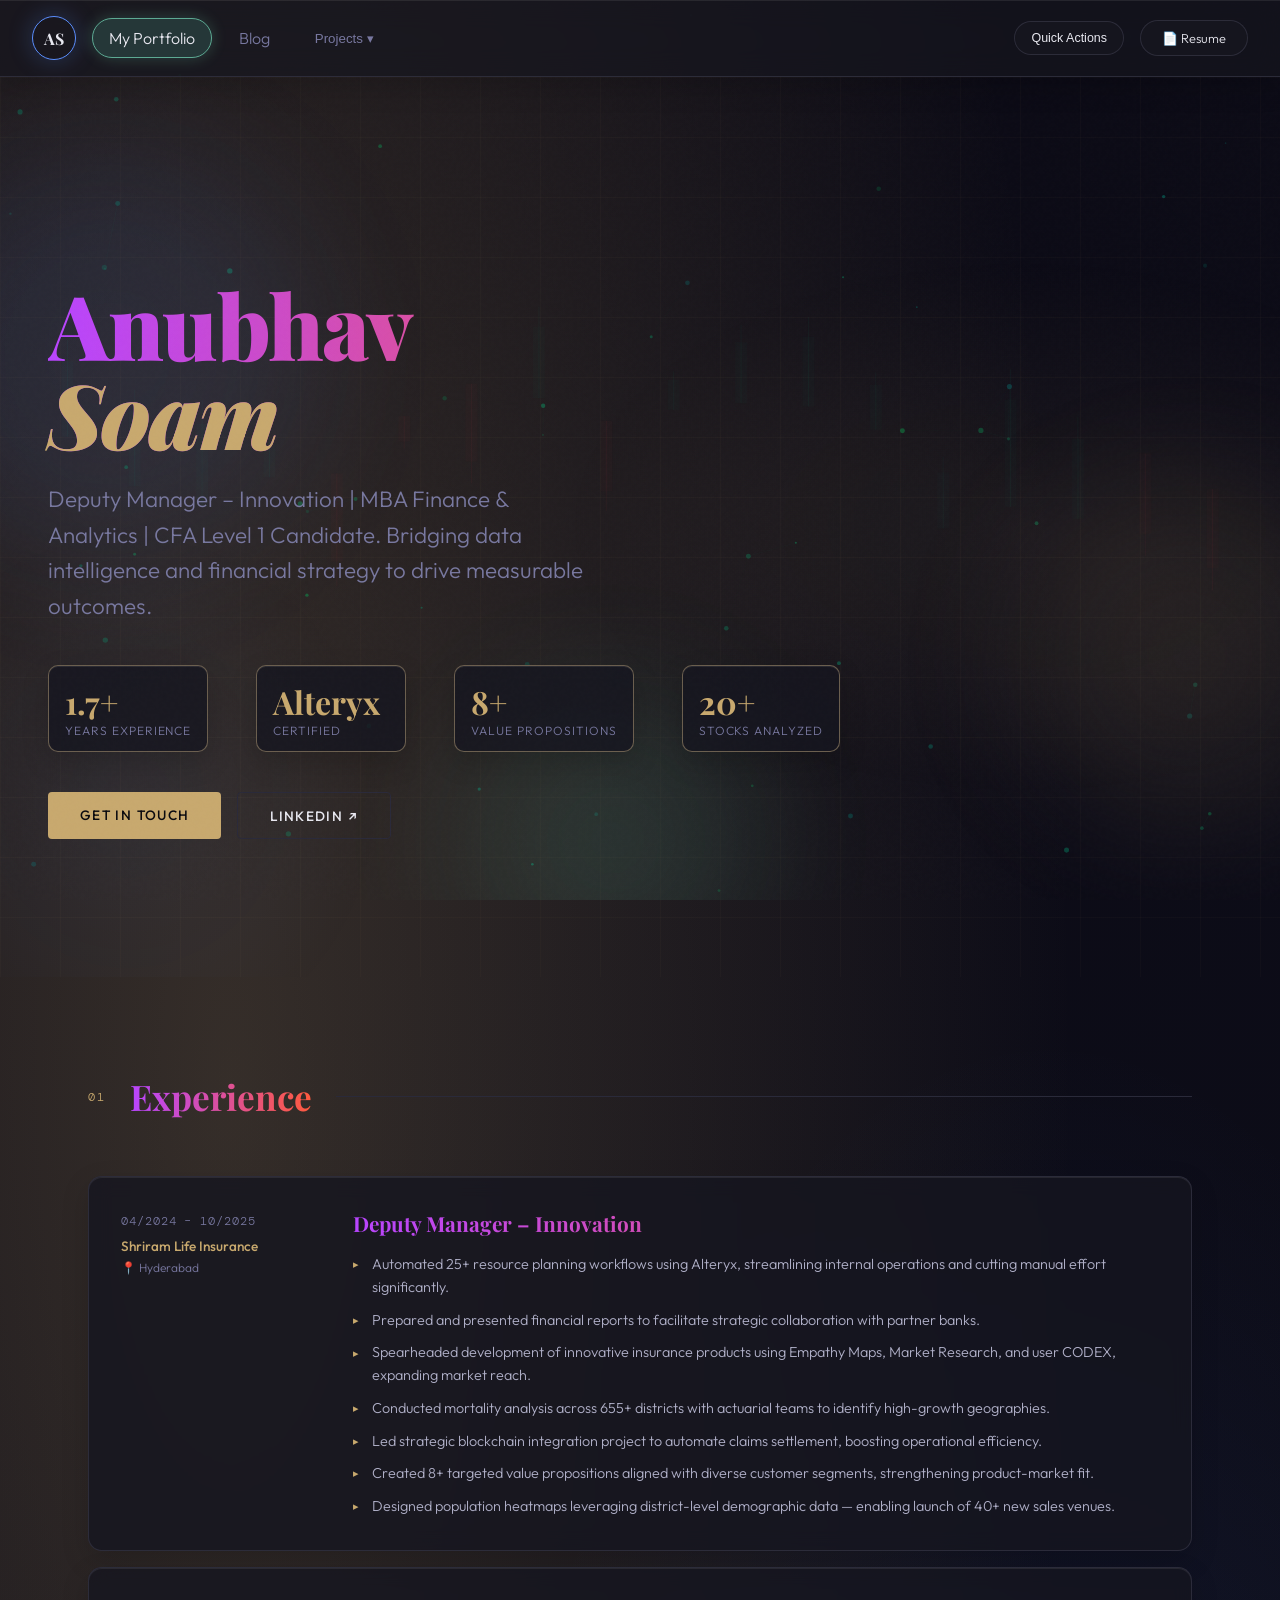
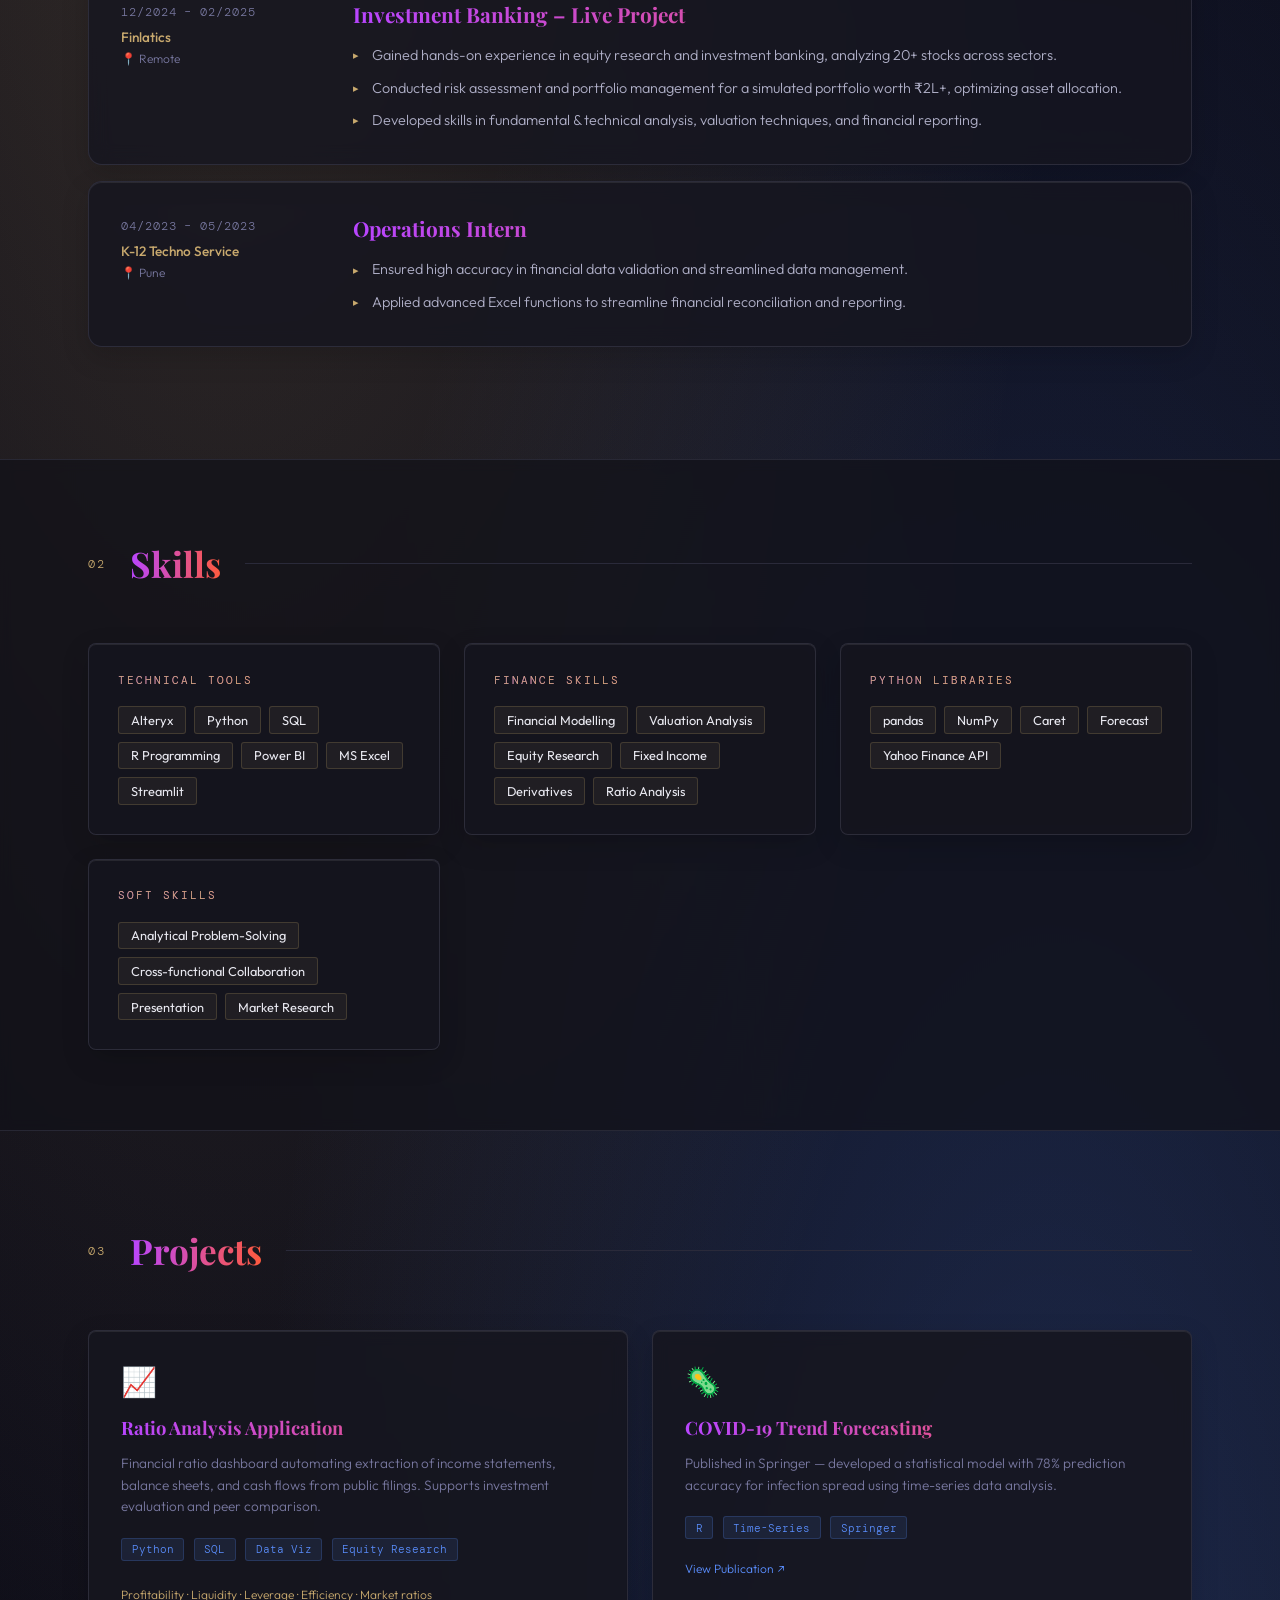
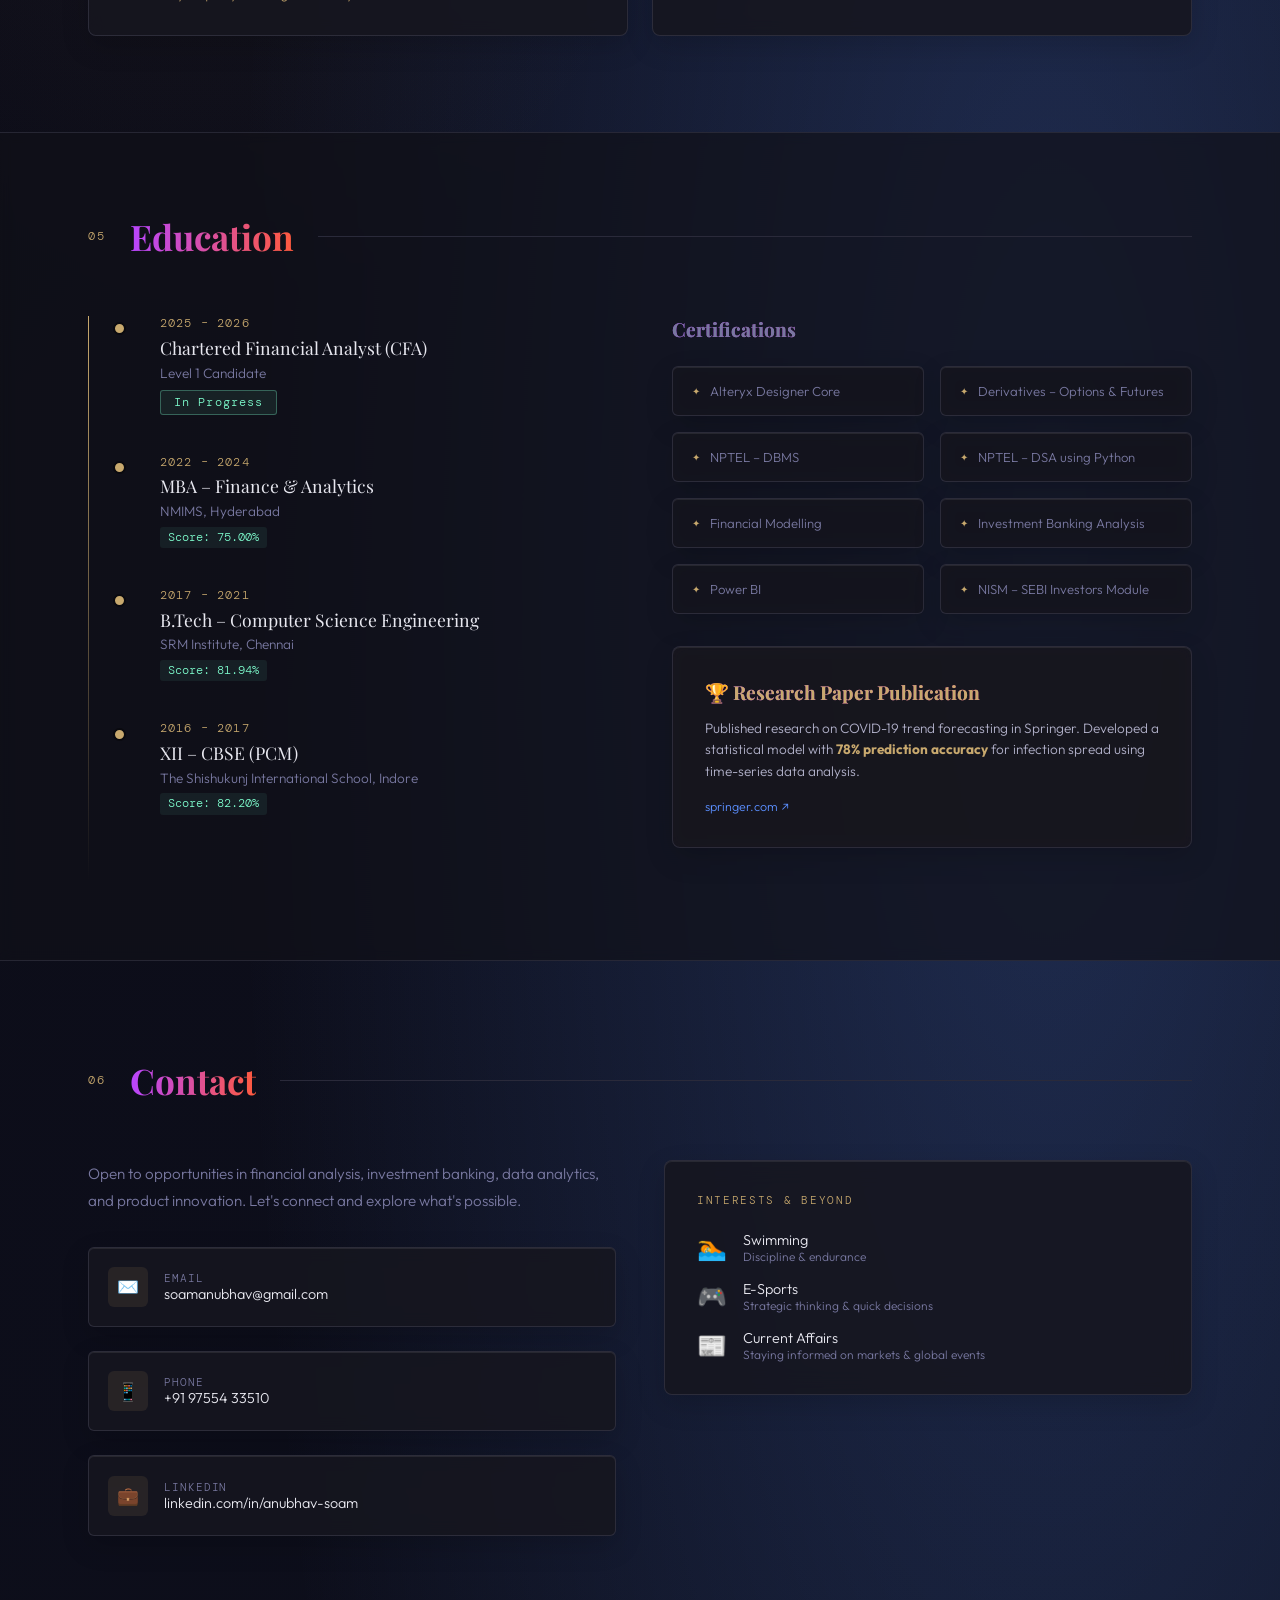
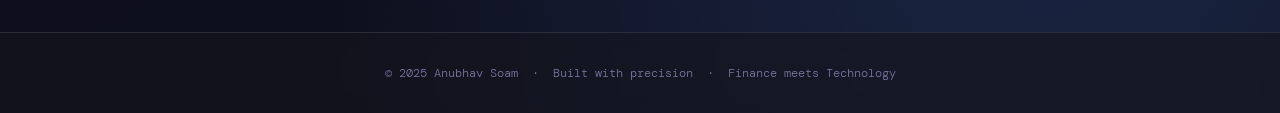
<file: index.html>
<!DOCTYPE html>
<html lang="en">
<head>
<meta charset="UTF-8">
<meta name="viewport" content="width=device-width, initial-scale=1.0">
<title>Anubhav Soam | Finance & Analytics</title>
<link href="https://fonts.googleapis.com/css2?family=Playfair+Display:ital,wght@0,400;0,700;0,900;1,400&family=DM+Mono:wght@300;400;500&family=Outfit:wght@300;400;500;600&display=swap" rel="stylesheet">
<link rel="stylesheet" href="styles.css">

</head>
<body>
  <nav class="main-nav">
    <a class="nav-logo" href="#" aria-label="Home">AS</a>
    <button id="nav-toggle" class="nav-toggle" aria-label="Toggle navigation menu" aria-expanded="false" aria-controls="nav-collapsible">☰</button>
      <div class="nav-links">
      <a href="#" class="active" onclick="showTab('portfolio'); return false;">My Portfolio</a>
      <a href="Blog/">Blog</a>
      <div class="nav-projects-dropdown" id="navProjectsDropdown">
        <button id="projectsMenuBtn" class="nav-projects-btn" type="button" aria-expanded="false" aria-controls="projectsMenu">Projects ▾</button>
        <div class="nav-projects-menu" id="projectsMenu">
          <a href="projects/personal-finance-manager/">Personal Finance Manager</a>
          <a href="projects/automated-dcf-modeling/">Automated DCF Modeling</a>
        </div>
      </div>
      </div>
      <div class="nav-actions-wrap nav-actions-inline">
        <button id="nav-actions-toggle" class="nav-actions-toggle" aria-label="Toggle quick actions" aria-expanded="false" aria-controls="nav-actions-panel">Quick Actions</button>
        <div id="nav-actions-panel" class="nav-actions-global">
          <button class="theme-toggle nav-action-btn" id="adminBtn" onclick="toggleAdmin()" aria-label="Toggle admin mode">Admin</button>
          <button id="theme-toggle" class="theme-toggle" aria-label="Toggle light and dark mode">🌙 Dark</button>
        </div>
      </div>
      <a id="resumeBtn" class="theme-toggle nav-action-btn nav-resume-btn" href="https://github.com/Anubhav-soam/Anubhavsoam/blob/main/Anubhav_soam_resume.pdf?raw=1" download="Anubhav_soam_resume.pdf" target="_blank" rel="noreferrer noopener" aria-label="Download resume">📄 Resume</a>
    </div>
  </nav>

  <div id="scroll-progress" aria-hidden="true"></div>
  <canvas id="bg-canvas" aria-hidden="true"></canvas>
  <div class="floating-blobs" aria-hidden="true">
    <span class="floating-blob blob-a"></span>
    <span class="floating-blob blob-b"></span>
    <span class="floating-blob blob-c"></span>
  </div>

  <main id="portfolio" class="tab-content active">
  <div id="home" style="min-height:100vh;display:flex;align-items:center;padding:8rem 3rem 4rem;position:relative;overflow:hidden;">
    <div class="hero-bg"></div>
    <div class="hero-grid-lines"></div>
    <div class="hero-content">
      <h1 class="fade-in delay-2">Anubhav<br><span class="hero-name-italic">Soam</span></h1>
      <p class="hero-subtitle fade-in delay-3">Deputy Manager – Innovation | MBA Finance & Analytics | CFA Level 1 Candidate. Bridging data intelligence and financial strategy to drive measurable outcomes.</p>

      <div class="hero-stats fade-in delay-3">
        <div class="stat-item">
          <div class="stat-value">1.7+</div>
          <div class="stat-label">Years Experience</div>
        </div>
        <div class="stat-item">
          <div class="stat-value">Alteryx</div>
          <div class="stat-label">Certified</div>
        </div>
        <div class="stat-item">
          <div class="stat-value">8+</div>
          <div class="stat-label">Value Propositions</div>
        </div>
        <div class="stat-item">
          <div class="stat-value">20+</div>
          <div class="stat-label">Stocks Analyzed</div>
        </div>
      </div>

      <div class="hero-cta fade-in delay-4">
        <a href="mailto:soamanubhav@gmail.com" class="btn btn-primary">Get In Touch</a>
        <a href="https://www.linkedin.com/in/anubhav-soam/" target="_blank" rel="noreferrer noopener" class="btn btn-outline">LinkedIn ↗</a>
      </div>
    </div>

  </div>
  <section id="experience">
    <div class="section-header">
      <span class="section-num">01</span>
      <h2 class="section-title">Experience</h2>
      <div class="section-line"></div>
    </div>

    <div class="experience-item">
      <div class="exp-left">
        <div class="exp-date">04/2024 – 10/2025</div>
        <div class="exp-company">Shriram Life Insurance</div>
        <div class="exp-location">📍 Hyderabad</div>
      </div>
      <div class="exp-right">
        <h3>Deputy Manager – Innovation</h3>
        <ul class="exp-list">
          <li>Automated 25+ resource planning workflows using Alteryx, streamlining internal operations and cutting manual effort significantly.</li>
          <li>Prepared and presented financial reports to facilitate strategic collaboration with partner banks.</li>
          <li>Spearheaded development of innovative insurance products using Empathy Maps, Market Research, and user CODEX, expanding market reach.</li>
          <li>Conducted mortality analysis across 655+ districts with actuarial teams to identify high-growth geographies.</li>
          <li>Led strategic blockchain integration project to automate claims settlement, boosting operational efficiency.</li>
          <li>Created 8+ targeted value propositions aligned with diverse customer segments, strengthening product-market fit.</li>
          <li>Designed population heatmaps leveraging district-level demographic data — enabling launch of 40+ new sales venues.</li>
        </ul>
      </div>
    </div>

    <div class="experience-item">
      <div class="exp-left">
        <div class="exp-date">12/2024 – 02/2025</div>
        <div class="exp-company">Finlatics</div>
        <div class="exp-location">📍 Remote</div>
      </div>
      <div class="exp-right">
        <h3>Investment Banking – Live Project</h3>
        <ul class="exp-list">
          <li>Gained hands-on experience in equity research and investment banking, analyzing 20+ stocks across sectors.</li>
          <li>Conducted risk assessment and portfolio management for a simulated portfolio worth ₹2L+, optimizing asset allocation.</li>
          <li>Developed skills in fundamental & technical analysis, valuation techniques, and financial reporting.</li>
        </ul>
      </div>
    </div>

    <div class="experience-item">
      <div class="exp-left">
        <div class="exp-date">04/2023 – 05/2023</div>
        <div class="exp-company">K-12 Techno Service</div>
        <div class="exp-location">📍 Pune</div>
      </div>
      <div class="exp-right">
        <h3>Operations Intern</h3>
        <ul class="exp-list">
          <li>Ensured high accuracy in financial data validation and streamlined data management.</li>
          <li>Applied advanced Excel functions to streamline financial reconciliation and reporting.</li>
        </ul>
      </div>
    </div>
  </section>
  <section id="skills" class="surface-section">
    <div class="section-container">
      <div class="section-header">
        <span class="section-num">02</span>
        <h2 class="section-title">Skills</h2>
        <div class="section-line"></div>
      </div>
      <div class="skills-grid">
        <div class="skill-card">
          <div class="skill-card-title">Technical Tools</div>
          <div class="skill-tags">
            <span class="skill-tag">Alteryx</span>
            <span class="skill-tag">Python</span>
            <span class="skill-tag">SQL</span>
            <span class="skill-tag">R Programming</span>
            <span class="skill-tag">Power BI</span>
            <span class="skill-tag">MS Excel</span>
            <span class="skill-tag">Streamlit</span>
          </div>
        </div>
        <div class="skill-card">
          <div class="skill-card-title">Finance Skills</div>
          <div class="skill-tags">
            <span class="skill-tag">Financial Modelling</span>
            <span class="skill-tag">Valuation Analysis</span>
            <span class="skill-tag">Equity Research</span>
            <span class="skill-tag">Fixed Income</span>
            <span class="skill-tag">Derivatives</span>
            <span class="skill-tag">Ratio Analysis</span>
          </div>
        </div>
        <div class="skill-card">
          <div class="skill-card-title">Python Libraries</div>
          <div class="skill-tags">
            <span class="skill-tag">pandas</span>
            <span class="skill-tag">NumPy</span>
            <span class="skill-tag">Caret</span>
            <span class="skill-tag">Forecast</span>
            <span class="skill-tag">Yahoo Finance API</span>
          </div>
        </div>
        <div class="skill-card">
          <div class="skill-card-title">Soft Skills</div>
          <div class="skill-tags">
            <span class="skill-tag">Analytical Problem-Solving</span>
            <span class="skill-tag">Cross-functional Collaboration</span>
            <span class="skill-tag">Presentation</span>
            <span class="skill-tag">Market Research</span>
          </div>
        </div>
      </div>
    </div>
  </section>
  <section id="projects">
    <div class="section-header">
      <span class="section-num">03</span>
      <h2 class="section-title">Projects</h2>
      <div class="section-line"></div>
    </div>
    <div class="projects-grid">
      <div class="project-card">
        <div class="project-icon">📈</div>
        <h3>Ratio Analysis Application</h3>
        <p>Financial ratio dashboard automating extraction of income statements, balance sheets, and cash flows from public filings. Supports investment evaluation and peer comparison.</p>
        <div>
          <span class="project-tag">Python</span>
          <span class="project-tag">SQL</span>
          <span class="project-tag">Data Viz</span>
          <span class="project-tag">Equity Research</span>
        </div>
        <div style="margin-top:1rem;">
          <span style="font-size:0.75rem;color:var(--accent);">Profitability · Liquidity · Leverage · Efficiency · Market ratios</span>
        </div>
      </div>

      <div class="project-card">
        <div class="project-icon">🦠</div>
        <h3>COVID-19 Trend Forecasting</h3>
        <p>Published in Springer — developed a statistical model with 78% prediction accuracy for infection spread using time-series data analysis.</p>
        <div>
          <span class="project-tag">R</span>
          <span class="project-tag">Time-Series</span>
          <span class="project-tag">Springer</span>
        </div>
        <a href="https://link.springer.com/chapter/10.1007/978-981-16-5685-9_34" target="_blank" rel="noreferrer noopener" style="display:inline-block;margin-top:1rem;font-size:0.75rem;color:var(--accent2);text-decoration:none;">View Publication ↗</a>
      </div>
    </div>
  </section>
  <section id="projects-lab" class="surface-section">
    <div class="section-container">
      <div class="section-header">
        <span class="section-num">04</span>
        <h2 class="section-title">Projects Lab</h2>
        <div class="section-line"></div>
      </div>

      <div class="projects-lab-grid">
        <article class="tool-card" id="pfm-tool">
          <h3 class="tool-title">Personal Finance Manager (Web)</h3>
          <p class="tool-sub">Client profile, goals, planning and summary in one browser tool.</p>
          <div class="pfm-tabs">
            <button class="pfm-tab active" data-pfm-tab="profile" type="button">Client Profile</button>
            <button class="pfm-tab" data-pfm-tab="goals" type="button">Personal Goals</button>
            <button class="pfm-tab" data-pfm-tab="planning" type="button">Financial Planning</button>
            <button class="pfm-tab" data-pfm-tab="summary" type="button">Summary</button>
          </div>

          <div class="pfm-pane active" id="pfm-profile">
            <div class="pfm-inline-grid">
              <input id="pfmFamilyName" placeholder="Family member name">
              <select id="pfmFamilyRelation"><option>Head</option><option>Spouse</option><option>Son</option><option>Daughter</option></select>
              <input id="pfmFamilyDob" type="date">
              <select id="pfmFamilyGender"><option>Male</option><option>Female</option></select>
              <button class="btn btn-blue" id="pfmAddFamily" type="button">Add Family</button>
            </div>
            <div id="pfmFamilyList" class="pfm-list"></div>

            <div class="pfm-inline-grid">
              <input id="pfmIncomeName" placeholder="Earning member name">
              <input id="pfmIncomeAge" type="number" placeholder="Age">
              <input id="pfmIncomeValue" type="number" placeholder="Annual Income">
              <button class="btn btn-green" id="pfmAddIncome" type="button">Add Income</button>
            </div>
            <div id="pfmIncomeList" class="pfm-list"></div>

            <div class="pfm-expenses" id="pfmExpenseInputs"></div>
            <div class="pfm-loans" id="pfmLoanInputs"></div>
            <div class="tool-kpis">
              <div><span>Monthly Income</span><strong id="pfmMonthlyIncome">-</strong></div>
              <div><span>Monthly Expenses</span><strong id="pfmMonthlyExpense">-</strong></div>
              <div><span>Monthly EMI</span><strong id="pfmMonthlyEmi">-</strong></div>
              <div><span>Net Monthly Savings</span><strong id="pfmMonthlyNet">-</strong></div>
            </div>
          </div>

          <div class="pfm-pane" id="pfm-goals">
            <div class="pfm-inline-grid">
              <input id="pfmInflation" type="number" value="5" step="0.1" placeholder="Inflation %">
              <input id="pfmCurrentAge" type="number" value="30" placeholder="Current Age">
              <input id="pfmRetAge" type="number" value="60" placeholder="Retirement Age">
            </div>
            <div id="pfmGoalInputs" class="pfm-goal-grid"></div>
            <div class="tool-kpis">
              <div><span>Total Goal Corpus (Future)</span><strong id="pfmGoalFutureTotal">-</strong></div>
              <div><span>Total Monthly SIP Required</span><strong id="pfmSipTotal">-</strong></div>
            </div>
          </div>

          <div class="pfm-pane" id="pfm-planning">
            <div class="pfm-inline-grid">
              <input id="pfmStartCorpus" type="number" value="0" placeholder="Current Corpus">
              <input id="pfmReturn" type="number" value="12" step="0.1" placeholder="Expected Return %">
            </div>
            <div class="tool-table-wrap"><table class="tool-table"><thead><tr><th>Year</th><th>Opening</th><th>SIP</th><th>Closing</th></tr></thead><tbody id="pfmProjectionBody"></tbody></table></div>
          </div>

          <div class="pfm-pane" id="pfm-summary">
            <div class="tool-kpis">
              <div><span>Goal Corpus Required</span><strong id="pfmSummaryGoal">-</strong></div>
              <div><span>Projected Corpus</span><strong id="pfmSummaryProjected">-</strong></div>
              <div><span>Gap / Surplus</span><strong id="pfmSummaryGap">-</strong></div>
            </div>
            <button class="btn btn-amber" id="pfmDownloadSummary" type="button">Download Summary (JSON)</button>
          </div>
        </article>
      </div>
    </div>
  </section>
  <section id="education" class="surface-section">
    <div class="section-container">
      <div class="section-header">
        <span class="section-num">05</span>
        <h2 class="section-title">Education</h2>
        <div class="section-line"></div>
      </div>

      <div class="education-layout">
        <div class="education-timeline">
          <div class="edu-item">
            <div class="edu-year">2025 – 2026</div>
            <div class="edu-degree">Chartered Financial Analyst (CFA)</div>
            <div class="edu-institution">Level 1 Candidate</div>
            <span class="tag-cfa">In Progress</span>
          </div>
          <div class="edu-item">
            <div class="edu-year">2022 – 2024</div>
            <div class="edu-degree">MBA – Finance & Analytics</div>
            <div class="edu-institution">NMIMS, Hyderabad</div>
            <span class="edu-score">Score: 75.00%</span>
          </div>
          <div class="edu-item">
            <div class="edu-year">2017 – 2021</div>
            <div class="edu-degree">B.Tech – Computer Science Engineering</div>
            <div class="edu-institution">SRM Institute, Chennai</div>
            <span class="edu-score">Score: 81.94%</span>
          </div>
          <div class="edu-item">
            <div class="edu-year">2016 – 2017</div>
            <div class="edu-degree">XII – CBSE (PCM)</div>
            <div class="edu-institution">The Shishukunj International School, Indore</div>
            <span class="edu-score">Score: 82.20%</span>
          </div>
        </div>

        <div>
          <h3 style="font-family:'Playfair Display',serif;font-size:1.2rem;margin-bottom:1.5rem;color:var(--muted);">Certifications</h3>
          <div class="cert-grid" id="certGrid">
            <div class="cert-item" data-cert-key="alteryx-designer-core" data-cert-file="alteryx-designer-core" data-cert-url="https://github.com/Anubhav-soam/Anubhavsoam/blob/main/certificate/Alteryx_Designer_Core_Certification_Badge20241225-27-m3tjla.pdf">Alteryx Designer Core</div>
            <div class="cert-item" data-cert-key="derivatives-options-futures" data-cert-file="derivatives-options-futures" data-cert-url="https://github.com/Anubhav-soam/Anubhavsoam/blob/main/certificate/derivatives.pdf">Derivatives – Options & Futures</div>
            <div class="cert-item" data-cert-key="nptel-dbms" data-cert-file="nptel-dbms" data-cert-url="https://github.com/Anubhav-soam/Anubhavsoam/blob/main/certificate/NPTEL_DBMS_certificate.JPG">NPTEL – DBMS</div>
            <div class="cert-item" data-cert-key="nptel-dsa-using-python" data-cert-file="nptel-dsa-using-python" data-cert-url="https://github.com/Anubhav-soam/Anubhavsoam/blob/main/certificate/NPTEL_Python_certificate%20.jpg">NPTEL – DSA using Python</div>
            <div class="cert-item" data-cert-key="financial-modelling" data-cert-file="financial-modelling">Financial Modelling</div>
            <div class="cert-item" data-cert-key="investment-banking-analysis" data-cert-file="investment-banking-analysis" data-cert-url="https://github.com/Anubhav-soam/Anubhavsoam/blob/main/certificate/Bank%20of%20America_completion_certificate.pdf">Investment Banking Analysis</div>
            <div class="cert-item" data-cert-key="power-bi" data-cert-file="power-bi" data-cert-url="https://github.com/Anubhav-soam/Anubhavsoam/blob/main/certificate/Power%20BI.pdf">Power BI</div>
            <div class="cert-item" data-cert-key="nism-sebi-investors-module" data-cert-file="nism-sebi-investors-module">NISM – SEBI Investors Module</div>
          </div>


          <div class="achievement-card" style="margin-top:2rem;">
            <h3>🏆 Research Paper Publication</h3>
            <p style="font-size:0.85rem;color:#b0b0c8;line-height:1.6;">Published research on COVID-19 trend forecasting in Springer. Developed a statistical model with <strong style="color:var(--accent);">78% prediction accuracy</strong> for infection spread using time-series data analysis.</p>
            <a href="https://link.springer.com/chapter/10.1007/978-981-16-5685-9_34" target="_blank" rel="noreferrer noopener" style="display:inline-block;margin-top:1rem;font-size:0.78rem;color:var(--accent2);text-decoration:none;">springer.com ↗</a>
          </div>
        </div>
      </div>
    </div>
  </section>
  <section id="contact">
    <div class="section-header">
      <span class="section-num">06</span>
      <h2 class="section-title">Contact</h2>
      <div class="section-line"></div>
    </div>
    <div class="contact-grid">
      <div>
        <p style="color:var(--muted);font-size:0.95rem;line-height:1.8;margin-bottom:2rem;">Open to opportunities in financial analysis, investment banking, data analytics, and product innovation. Let's connect and explore what's possible.</p>
        <div class="contact-info">
          <a href="mailto:soamanubhav@gmail.com" class="contact-item">
            <div class="contact-icon">✉️</div>
            <div>
              <div class="contact-label">Email</div>
              <div class="contact-value">soamanubhav@gmail.com</div>
            </div>
          </a>
          <a href="tel:+919755433510" class="contact-item">
            <div class="contact-icon">📱</div>
            <div>
              <div class="contact-label">Phone</div>
              <div class="contact-value">+91 97554 33510</div>
            </div>
          </a>
          <a href="https://www.linkedin.com/in/anubhav-soam/" target="_blank" rel="noreferrer noopener" class="contact-item">
            <div class="contact-icon">💼</div>
            <div>
              <div class="contact-label">LinkedIn</div>
              <div class="contact-value">linkedin.com/in/anubhav-soam</div>
            </div>
          </a>
        </div>
      </div>
      <div class="interests-panel">
        <div style="font-family:'DM Mono',monospace;font-size:0.7rem;letter-spacing:0.15em;text-transform:uppercase;color:var(--accent);margin-bottom:1.5rem;">Interests & Beyond</div>
        <div class="interests-list">
          <div style="display:flex;align-items:center;gap:1rem;">
            <span style="font-size:1.5rem;">🏊</span>
            <div>
              <div style="font-size:0.9rem;">Swimming</div>
              <div style="font-size:0.75rem;color:var(--muted);">Discipline & endurance</div>
            </div>
          </div>
          <div style="display:flex;align-items:center;gap:1rem;">
            <span style="font-size:1.5rem;">🎮</span>
            <div>
              <div style="font-size:0.9rem;">E-Sports</div>
              <div style="font-size:0.75rem;color:var(--muted);">Strategic thinking & quick decisions</div>
            </div>
          </div>
          <div style="display:flex;align-items:center;gap:1rem;">
            <span style="font-size:1.5rem;">📰</span>
            <div>
              <div style="font-size:0.9rem;">Current Affairs</div>
              <div style="font-size:0.75rem;color:var(--muted);">Staying informed on markets & global events</div>
            </div>
          </div>
        </div>
      </div>
    </div>
  </section>

  <footer>
    <p>© 2025 Anubhav Soam &nbsp;·&nbsp; Built with precision &nbsp;·&nbsp; Finance meets Technology</p>
  </footer>

  </main>

  <section id="blog-tab" class="tab-content">
    <div class="blog-bg">
      <div class="blob blob-1"></div>
      <div class="blob blob-2"></div>
      <div class="blob blob-3"></div>
    </div>

    <div class="blog-wrapper">
      <nav class="blog-nav">
        <div class="nav-brand">Anubhav's Blog</div>
        <div class="nav-actions">
          <span id="cloudStatus" class="cloud-status" title="Blog cloud sync status">Local only</span>
          <button id="syncNowBtn" class="btn btn-blue" onclick="syncCloudNow()" type="button" title="Sync now">Sync</button>
        </div>
      </nav>

      <div id="blogRoot"></div>
    </div>

    <button class="fab" id="fab" onclick="blogState.view==='topics'?openTopicModal():openPostModal()" title="New post">＋</button>

    <div class="modal-overlay" id="modalOverlay">
      <div class="modal-box" id="modalBox"></div>
    </div>

    <div class="toast" id="toast"></div>
  </section>

  <script>
    window.BLOG_CLOUD_CONFIG = window.BLOG_CLOUD_CONFIG || {
      url: '',
      anonKey: '',
      table: 'blog_state',
      stateId: 'main'
    };
  </script>
  <script src="blog.config.js"></script>
  <script src="script.js"></script>

</body>
</html>
</file>
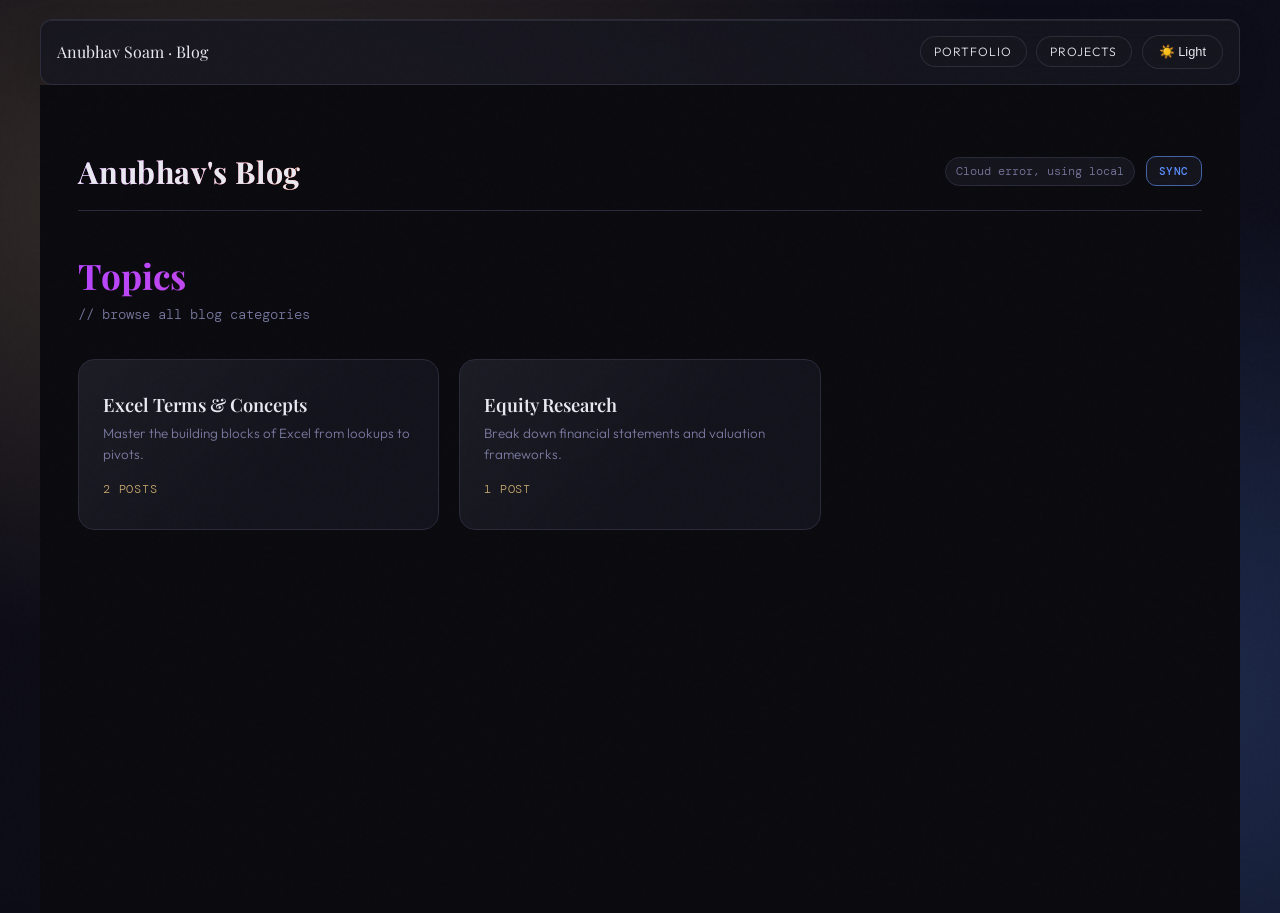
<file: Blog/index.html>
<!DOCTYPE html>
<html lang="en">
<head>
  <meta charset="UTF-8">
  <meta name="viewport" content="width=device-width, initial-scale=1.0">
  <title>Anubhav Soam | Blog</title>
  <link href="https://fonts.googleapis.com/css2?family=Playfair+Display:ital,wght@0,400;0,700;0,900;1,400&family=DM+Mono:wght@300;400;500&family=Outfit:wght@300;400;500;600&display=swap" rel="stylesheet">
  <link rel="stylesheet" href="../styles.css">
</head>
<body data-page="blog">
  <header class="site-topbar">
    <div class="site-title">Anubhav Soam · Blog</div>
    <div class="site-topbar-links">
      <a class="site-pill-link" href="../">Portfolio</a>
      <a class="site-pill-link" href="../projects/">Projects</a>
      <button id="theme-toggle" class="theme-toggle" type="button" aria-label="Toggle light and dark mode">🌙 Dark</button>
    </div>
  </header>
  <section id="blog-tab" class="tab-content active">
    <div class="blog-bg">
      <div class="blob blob-1"></div>
      <div class="blob blob-2"></div>
      <div class="blob blob-3"></div>
    </div>

    <div class="blog-wrapper">
      <nav class="blog-nav">
        <div class="nav-brand">Anubhav's Blog</div>
        <div class="nav-actions" style="display:flex;align-items:center;gap:.7rem;">
          <span id="cloudStatus" class="cloud-status" title="Blog cloud sync status">Local only</span>
          <button id="syncNowBtn" class="btn btn-blue" onclick="syncCloudNow()" type="button" title="Sync now">Sync</button>
        </div>
      </nav>

      <div id="blogRoot"></div>
    </div>

    <button class="fab" id="fab" onclick="blogState.view==='topics'?openTopicModal():openPostModal()" title="New post">＋</button>

    <div class="modal-overlay" id="modalOverlay">
      <div class="modal-box" id="modalBox"></div>
    </div>

    <div class="toast" id="toast"></div>
  </section>

  <script>
    window.BLOG_CLOUD_CONFIG = window.BLOG_CLOUD_CONFIG || {
      url: '',
      anonKey: '',
      table: 'blog_state',
      stateId: 'main'
    };
  </script>
  <script src="../blog.config.js"></script>
  <script src="../script.js"></script>
  <script>
    initBlogApp();
  </script>
</body>
</html>
</file>
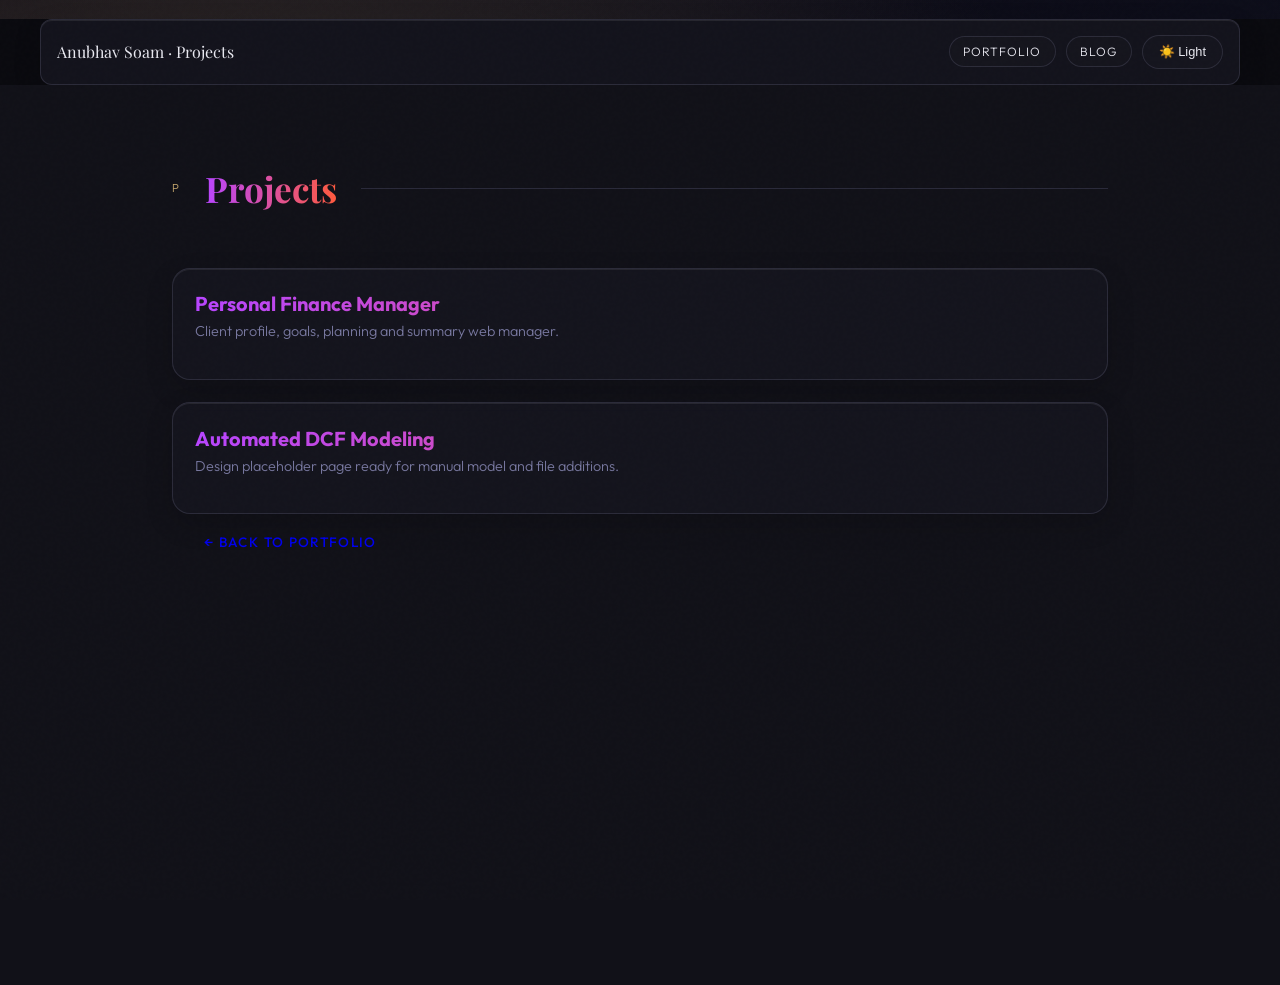
<file: projects/index.html>
<!DOCTYPE html>
<html lang="en">
<head>
  <meta charset="UTF-8" />
  <meta name="viewport" content="width=device-width, initial-scale=1.0" />
  <title>Projects</title>
  <link href="https://fonts.googleapis.com/css2?family=Playfair+Display:ital,wght@0,400;0,700;0,900;1,400&family=DM+Mono:wght@300;400;500&family=Outfit:wght@300;400;500;600&display=swap" rel="stylesheet">
  <link rel="stylesheet" href="../styles.css" />
</head>
<body>
  <div class="site-shell">
  <header class="site-topbar">
    <div class="site-title">Anubhav Soam · Projects</div>
    <div class="site-topbar-links">
      <a class="site-pill-link" href="../">Portfolio</a>
      <a class="site-pill-link" href="../Blog/">Blog</a>
      <button id="theme-toggle" class="theme-toggle" type="button" aria-label="Toggle light and dark mode">🌙 Dark</button>
    </div>
  </header>
  <section id="projects-lab" style="background:var(--surface);max-width:100%;padding:5rem 0;min-height:100vh;">
    <div style="max-width:1000px;margin:0 auto;padding:0 2rem;">
      <div class="section-header"><span class="section-num">P</span><h2 class="section-title">Projects</h2><div class="section-line"></div></div>
      <div class="projects-lab-grid">
        <a class="tool-card" href="./personal-finance-manager/" style="text-decoration:none;color:inherit;">
          <h3 class="tool-title">Personal Finance Manager</h3>
          <p class="tool-sub">Client profile, goals, planning and summary web manager.</p>
        </a>
        <a class="tool-card" href="./automated-dcf-modeling/" style="text-decoration:none;color:inherit;">
          <h3 class="tool-title">Automated DCF Modeling</h3>
          <p class="tool-sub">Design placeholder page ready for manual model and file additions.</p>
        </a>
      </div>
      <p style="margin-top:1rem;"><a class="btn btn-blue" href="../">← Back to Portfolio</a></p>
    </div>
  </section>
  </div>
  <script>
    (function initTheme() {
      const key = 'theme';
      const saved = localStorage.getItem(key) || 'dark';
      document.documentElement.setAttribute('data-theme', saved);
      const btn = document.getElementById('theme-toggle');
      const sync = () => { btn.textContent = savedTheme === 'light' ? '🌙 Dark' : '☀️ Light'; };
      let savedTheme = saved;
      sync();
      btn.addEventListener('click', () => {
        savedTheme = savedTheme === 'dark' ? 'light' : 'dark';
        document.documentElement.setAttribute('data-theme', savedTheme);
        localStorage.setItem(key, savedTheme);
        sync();
      });
    })();
  </script>
</body>
</html>
</file>
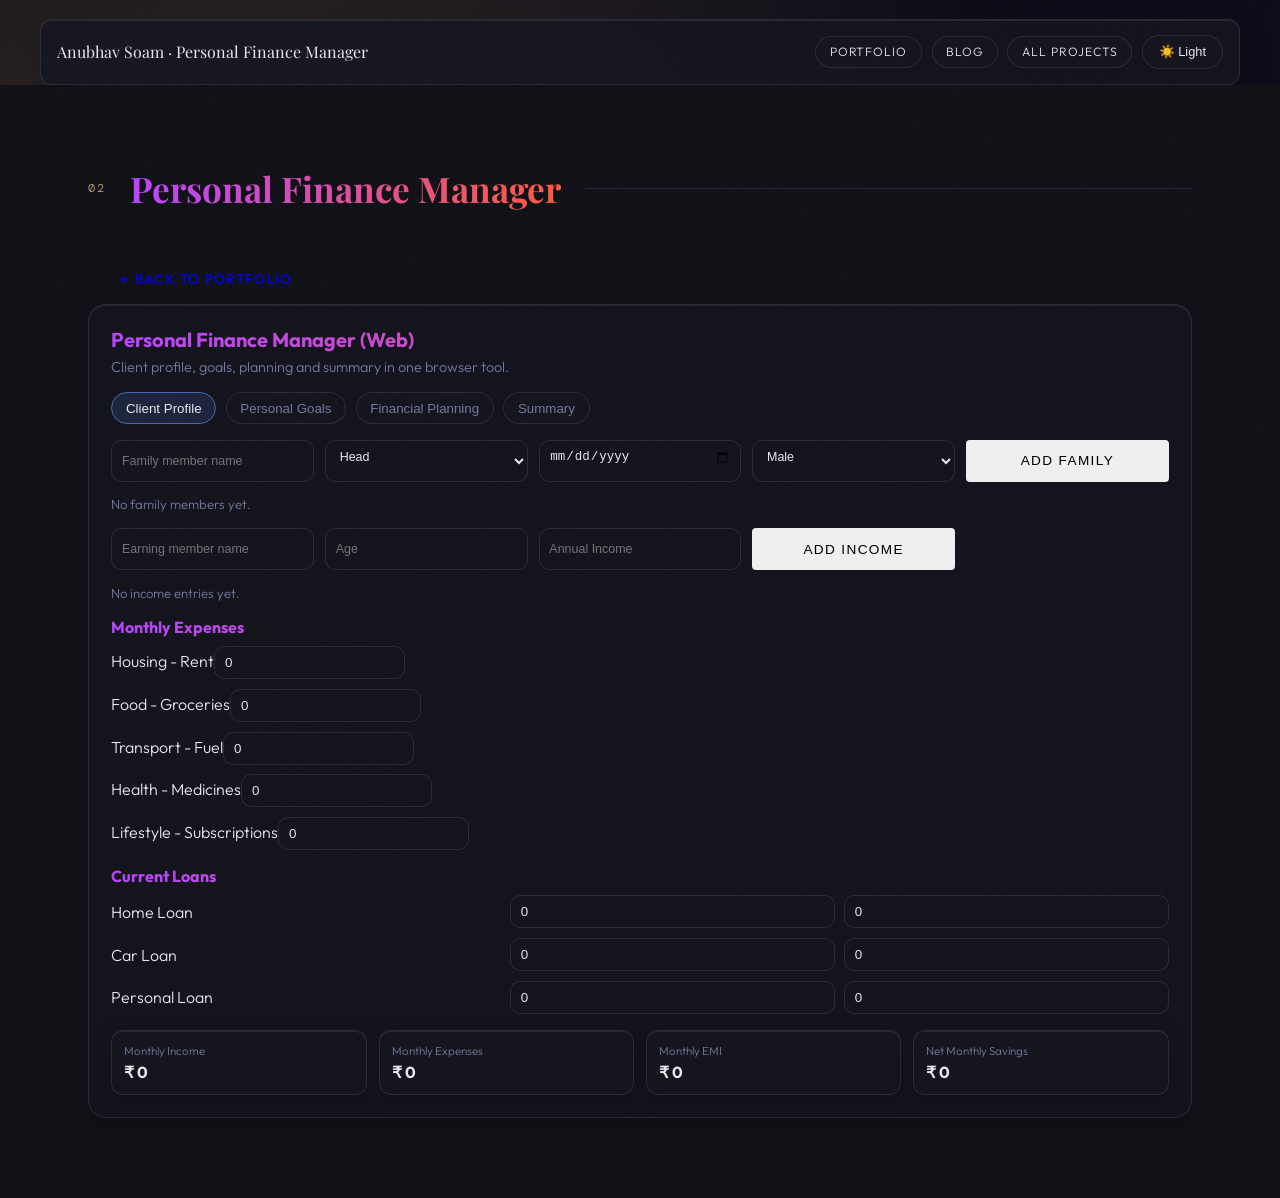
<file: projects/personal Finance Manager/index.html>
<!DOCTYPE html>
<html lang="en">
<head>
  <meta charset="UTF-8" />
  <meta name="viewport" content="width=device-width, initial-scale=1.0" />
  <title>Projects | Personal Finance Manager</title>
  <link href="https://fonts.googleapis.com/css2?family=Playfair+Display:ital,wght@0,400;0,700;0,900;1,400&family=DM+Mono:wght@300;400;500&family=Outfit:wght@300;400;500;600&display=swap" rel="stylesheet">
  <link rel="stylesheet" href="../../styles.css" />
</head>
<body>
  <header class="site-topbar">
    <div class="site-title">Anubhav Soam · Personal Finance Manager</div>
    <div class="site-topbar-links">
      <a class="site-pill-link" href="../../">Portfolio</a>
      <a class="site-pill-link" href="../../Blog/">Blog</a>
      <a class="site-pill-link" href="../">All Projects</a>
      <button id="theme-toggle" class="theme-toggle" type="button" aria-label="Toggle light and dark mode">🌙 Dark</button>
    </div>
  </header>
  <section id="projects-lab" style="background:var(--surface);max-width:100%;padding:5rem 0;min-height:100vh;">
    <div style="max-width:1200px;margin:0 auto;padding:0 3rem;">
      <div class="section-header">
        <span class="section-num">02</span>
        <h2 class="section-title">Personal Finance Manager</h2>
        <div class="section-line"></div>
      </div>
      <p style="margin-bottom:1rem;"><a class="btn btn-blue" href="../../">← Back to Portfolio</a></p>

      <article class="tool-card" id="pfm-tool">
        <h3 class="tool-title">Personal Finance Manager (Web)</h3>
        <p class="tool-sub">Client profile, goals, planning and summary in one browser tool.</p>
        <div class="pfm-tabs">
          <button class="pfm-tab active" data-pfm-tab="profile" type="button">Client Profile</button>
          <button class="pfm-tab" data-pfm-tab="goals" type="button">Personal Goals</button>
          <button class="pfm-tab" data-pfm-tab="planning" type="button">Financial Planning</button>
          <button class="pfm-tab" data-pfm-tab="summary" type="button">Summary</button>
        </div>

        <div class="pfm-pane active" id="pfm-profile">
          <div class="pfm-inline-grid">
            <input id="pfmFamilyName" placeholder="Family member name">
            <select id="pfmFamilyRelation"><option>Head</option><option>Spouse</option><option>Son</option><option>Daughter</option></select>
            <input id="pfmFamilyDob" type="date">
            <select id="pfmFamilyGender"><option>Male</option><option>Female</option></select>
            <button class="btn btn-blue" id="pfmAddFamily" type="button">Add Family</button>
          </div>
          <div id="pfmFamilyList" class="pfm-list"></div>

          <div class="pfm-inline-grid">
            <input id="pfmIncomeName" placeholder="Earning member name">
            <input id="pfmIncomeAge" type="number" placeholder="Age">
            <input id="pfmIncomeValue" type="number" placeholder="Annual Income">
            <button class="btn btn-green" id="pfmAddIncome" type="button">Add Income</button>
          </div>
          <div id="pfmIncomeList" class="pfm-list"></div>

          <div class="pfm-expenses" id="pfmExpenseInputs"></div>
          <div class="pfm-loans" id="pfmLoanInputs"></div>
          <div class="tool-kpis">
            <div><span>Monthly Income</span><strong id="pfmMonthlyIncome">-</strong></div>
            <div><span>Monthly Expenses</span><strong id="pfmMonthlyExpense">-</strong></div>
            <div><span>Monthly EMI</span><strong id="pfmMonthlyEmi">-</strong></div>
            <div><span>Net Monthly Savings</span><strong id="pfmMonthlyNet">-</strong></div>
          </div>
        </div>

        <div class="pfm-pane" id="pfm-goals">
          <div class="pfm-inline-grid">
            <input id="pfmInflation" type="number" value="5" step="0.1" placeholder="Inflation %">
            <input id="pfmCurrentAge" type="number" value="30" placeholder="Current Age">
            <input id="pfmRetAge" type="number" value="60" placeholder="Retirement Age">
          </div>
          <div id="pfmGoalInputs" class="pfm-goal-grid"></div>
          <div class="tool-kpis">
            <div><span>Total Goal Corpus (Future)</span><strong id="pfmGoalFutureTotal">-</strong></div>
            <div><span>Total Monthly SIP Required</span><strong id="pfmSipTotal">-</strong></div>
          </div>
        </div>

        <div class="pfm-pane" id="pfm-planning">
          <div class="pfm-inline-grid">
            <input id="pfmStartCorpus" type="number" value="0" placeholder="Current Corpus">
            <input id="pfmReturn" type="number" value="12" step="0.1" placeholder="Expected Return %">
          </div>
          <div class="tool-table-wrap"><table class="tool-table"><thead><tr><th>Year</th><th>Opening</th><th>SIP</th><th>Closing</th></tr></thead><tbody id="pfmProjectionBody"></tbody></table></div>
        </div>

        <div class="pfm-pane" id="pfm-summary">
          <div class="tool-kpis">
            <div><span>Goal Corpus Required</span><strong id="pfmSummaryGoal">-</strong></div>
            <div><span>Projected Corpus</span><strong id="pfmSummaryProjected">-</strong></div>
            <div><span>Gap / Surplus</span><strong id="pfmSummaryGap">-</strong></div>
          </div>
          <button class="btn btn-amber" id="pfmDownloadSummary" type="button">Download Summary (JSON)</button>
        </div>
      </article>
    </div>
  </section>

  <script src="../../script.js"></script>
  <script>initPFMManager();</script>
</body>
</html>
</file>
<file: styles.css>
:root {
    --bg: #0a0a0f;
    --surface: #111118;
    --card: #16161f;
    --border: #2a2a3a;
    --accent: #c8a96e;
    --accent2: #5b8fff;
    --accent3: #7fffcf;
    --text: #e8e8f0;
    --muted: #7878a0;
    --danger: #ff6b6b;
  --header-gradient: linear-gradient(90deg, #b845ff 0%, #ff5a3d 100%);
  }

[data-theme="light"] {
  --bg: #f7f2e8;
  --surface: #fdf8ef;
  --card: #fffaf2;
  --border: #ddd0bd;
  --accent: #8a6a2f;
  --accent2: #2f66d6;
  --accent3: #0b9d75;
  --text: #111827;
  --muted: #5c5f68;
  --danger: #c0392b;
  --header-gradient: linear-gradient(90deg, #b845ff 0%, #ff5a3d 100%);
}

:root {
  --glass-soft: color-mix(in srgb, var(--card) 88%, transparent);
  --glass-border-soft: color-mix(in srgb, var(--border) 78%, #ffffff22);
  --glass-highlight: inset 0 1px 0 rgba(255,255,255,0.08);
  --glass-shadow-soft: 0 10px 28px rgba(0, 0, 0, 0.16);
  --glass-blur: 12px;
  --glass-bg-strong: color-mix(in srgb, var(--card) 84%, transparent);
}

[data-theme="light"] {
  --glass-soft: color-mix(in srgb, var(--card) 92%, #ffffff);
  --glass-border-soft: color-mix(in srgb, var(--border) 82%, #ffffff);
  --glass-highlight: inset 0 1px 0 rgba(255,255,255,0.65);
  --glass-shadow-soft: 0 10px 22px rgba(12, 18, 28, 0.08);
  --glass-bg-strong: color-mix(in srgb, var(--card) 94%, #ffffff);
}

  * { margin: 0; padding: 0; box-sizing: border-box; }

  html { scroll-behavior: smooth; }

body {
    background:
      radial-gradient(120% 90% at 18% 22%, color-mix(in srgb, var(--accent) 22%, transparent) 0%, transparent 55%),
      radial-gradient(110% 95% at 82% 76%, color-mix(in srgb, var(--accent2) 24%, transparent) 0%, transparent 58%),
      linear-gradient(130deg, color-mix(in srgb, var(--bg) 88%, #190a3b) 0%, color-mix(in srgb, var(--bg) 86%, #1f2f6f) 100%);
    color: var(--text);
    font-family: 'Outfit', sans-serif;
    font-weight: 300;
    overflow-x: hidden;
  transition: background 0.3s ease, color 0.3s ease;
}

#bg-canvas {
  position: fixed;
  inset: 0;
  width: 100%;
  height: 100%;
  z-index: 0;
  opacity: 0.52;
  pointer-events: none;
}

.floating-blobs {
  position: fixed;
  inset: 0;
  pointer-events: none;
  z-index: 0;
  overflow: hidden;
}

.floating-blob {
  position: absolute;
  border-radius: 50%;
  filter: blur(70px);
  opacity: 0.22;
  animation: floatBlob 18s ease-in-out infinite alternate;
}

.blob-a {
  width: min(44vw, 420px);
  height: min(44vw, 420px);
  background: color-mix(in srgb, var(--accent2) 45%, transparent);
  left: -8%;
  top: 16%;
}

.blob-b {
  width: min(36vw, 340px);
  height: min(36vw, 340px);
  background: color-mix(in srgb, var(--accent) 50%, transparent);
  right: -6%;
  top: 54%;
  animation-delay: -5s;
}

.blob-c {
  width: min(30vw, 300px);
  height: min(30vw, 300px);
  background: color-mix(in srgb, var(--accent3) 45%, transparent);
  left: 36%;
  bottom: -10%;
  animation-delay: -10s;
}

#scroll-progress {
  position: fixed;
  top: 0;
  left: 0;
  width: 0%;
  height: 3px;
  z-index: 1400;
  background: linear-gradient(90deg, var(--accent), var(--accent2));
  box-shadow: 0 0 14px color-mix(in srgb, var(--accent) 45%, transparent);
}

main,
section,
footer {
  position: relative;
  z-index: 1;
}

.surface-section {
  background: color-mix(in srgb, var(--surface) 68%, transparent);
  border-top: 1px solid color-mix(in srgb, var(--glass-border-soft) 85%, transparent);
  border-bottom: 1px solid color-mix(in srgb, var(--glass-border-soft) 85%, transparent);
  backdrop-filter: blur(6px);
  max-width: 100%;
  padding: 5rem 0;
}

.section-container {
  max-width: 1200px;
  margin: 0 auto;
  padding: 0 3rem;
}

.education-layout {
  display: grid;
  grid-template-columns: 1fr 1fr;
  gap: 4rem;
}

.interests-panel {
  background: var(--glass-soft);
  border: 1px solid var(--glass-border-soft);
  backdrop-filter: blur(var(--glass-blur));
  -webkit-backdrop-filter: blur(var(--glass-blur));
  box-shadow: var(--glass-highlight), var(--glass-shadow-soft);
  border-radius: 8px;
  padding: 2rem;
}

.interests-list {
  display: flex;
  flex-direction: column;
  gap: 1rem;
}

.site-shell {
  min-height: 100vh;
  background: var(--bg);
}

.site-topbar {
  width: min(1200px, calc(100% - 2.5rem));
  margin: 1.2rem auto 0;
  padding: 0.9rem 1rem;
  border: 1px solid var(--glass-border-soft);
  border-radius: 12px;
  background: var(--glass-bg-strong);
  backdrop-filter: blur(var(--glass-blur));
  -webkit-backdrop-filter: blur(var(--glass-blur));
  box-shadow: var(--glass-highlight), var(--glass-shadow-soft);
  display: flex;
  align-items: center;
  justify-content: space-between;
  gap: 0.8rem;
}

.site-topbar-links {
  display: flex;
  align-items: center;
  gap: 0.6rem;
  flex-wrap: wrap;
}

.site-pill-link {
  text-decoration: none;
  border: 1px solid var(--glass-border-soft);
  border-radius: 999px;
  padding: 0.45rem 0.85rem;
  background: color-mix(in srgb, var(--glass-soft) 84%, transparent);
  backdrop-filter: blur(var(--glass-blur));
  -webkit-backdrop-filter: blur(var(--glass-blur));
  color: var(--text);
  font-size: 0.76rem;
  letter-spacing: 0.08em;
  text-transform: uppercase;
}

.site-pill-link:hover {
  border-color: color-mix(in srgb, var(--accent) 72%, var(--glass-border-soft));
  color: var(--accent);
  box-shadow: 0 8px 22px rgba(0,0,0,0.2);
}

.site-title {
  font-family: 'Playfair Display', serif;
  font-size: 1rem;
}

    body::before {
    content: '';
    position: fixed;
    inset: 0;
    background-image: url("data:image/svg+xml,%3Csvg viewBox='0 0 256 256' xmlns='http://www.w3.org/2000/svg'%3E%3Cfilter id='n'%3E%3CfeTurbulence type='fractalNoise' baseFrequency='0.9' numOctaves='4' stitchTiles='stitch'/%3E%3C/filter%3E%3Crect width='100%25' height='100%25' filter='url(%23n)' opacity='0.03'/%3E%3C/svg%3E");
    pointer-events: none;
    z-index: 5;
    opacity: 0.4;
  }

    #home {
    min-height: 100vh;
    display: flex;
    align-items: center;
    padding: 8rem 3rem 4rem;
    position: relative;
    overflow: hidden;
  }

  .hero-bg {
    position: absolute;
    inset: 0;
    background:
      radial-gradient(ellipse 60% 50% at 80% 50%, rgba(200,169,110,0.08) 0%, transparent 60%),
      radial-gradient(ellipse 40% 60% at 10% 80%, rgba(91,143,255,0.06) 0%, transparent 50%);
  }

  .hero-grid-lines {
    position: absolute;
    inset: 0;
    background-image:
      linear-gradient(rgba(200,169,110,0.03) 1px, transparent 1px),
      linear-gradient(90deg, rgba(200,169,110,0.03) 1px, transparent 1px);
    background-size: 60px 60px;
  }

  .hero-content {
    position: relative;
    max-width: 900px;
  }

  .hero-tag {
    font-family: 'DM Mono', monospace;
    font-size: 0.75rem;
    color: var(--accent);
    letter-spacing: 0.2em;
    text-transform: uppercase;
    margin-bottom: 1.5rem;
    display: flex;
    align-items: center;
    gap: 0.8rem;
  }

  .hero-tag::before {
    content: '';
    display: block;
    width: 40px;
    height: 1px;
    background: var(--accent);
  }

  h1 {
    font-family: 'Playfair Display', serif;
    font-size: clamp(3.5rem, 7vw, 6.5rem);
    font-weight: 900;
    line-height: 1.0;
    letter-spacing: -0.02em;
    margin-bottom: 0.3rem;
  }

  .hero-name-italic {
    font-style: italic;
    color: var(--accent);
  }

h1, h2, h3, h4, h5, h6,
.section-title,
.skill-card-title,
.input-section-title,
.result-card-title,
.hm-header,
#blog-tab .nav-brand,
#blog-tab .section-title,
#blog-tab .post-title,
#blog-tab .post-headline,
#blog-tab .comments-title,
#blog-tab .modal-title,
#blog-tab .post-body h2 {
  background: var(--header-gradient);
  -webkit-background-clip: text;
  background-clip: text;
  color: transparent;
}

  .hero-subtitle {
    font-size: clamp(1rem, 2vw, 1.4rem);
    color: var(--muted);
    margin: 1.5rem 0 2.5rem;
    font-weight: 300;
    max-width: 550px;
    line-height: 1.6;
  }

  .hero-stats {
    display: flex;
    gap: 3rem;
    margin: 2.5rem 0;
  }

  .stat-item {
    border: 1px solid color-mix(in srgb, var(--accent) 40%, var(--glass-border-soft));
    background: color-mix(in srgb, var(--glass-soft) 92%, transparent);
    backdrop-filter: blur(8px);
    -webkit-backdrop-filter: blur(8px);
    box-shadow: var(--glass-highlight), var(--glass-shadow-soft);
    border-radius: 10px;
    padding: 0.85rem 1rem;
    min-width: 150px;
  }

  .stat-value {
    font-family: 'Playfair Display', serif;
    font-size: 2rem;
    font-weight: 700;
    color: var(--accent);
  }

  .stat-label {
    font-size: 0.75rem;
    color: var(--muted);
    letter-spacing: 0.08em;
    text-transform: uppercase;
  }

  .hero-cta {
    display: flex;
    gap: 1rem;
    margin-top: 2rem;
  }

  .btn {
    padding: 0.85rem 2rem;
    border-radius: 4px;
    font-size: 0.85rem;
    font-weight: 500;
    letter-spacing: 0.1em;
    text-transform: uppercase;
    cursor: pointer;
    transition: all 0.3s;
    text-decoration: none;
    border: none;
  }

  .btn-primary {
    background: var(--accent);
    color: #0a0a0f;
  }

  .btn-primary:hover {
    background: #e8c98e;
    transform: translateY(-2px);
    box-shadow: 0 8px 30px rgba(200,169,110,0.3);
  }

  .btn-outline {
    background: transparent;
    color: var(--text);
    border: 1px solid var(--border);
  }

  .btn-outline:hover {
    border-color: var(--accent);
    color: var(--accent);
    transform: translateY(-2px);
  }

    section {
    padding: 6rem 3rem;
    max-width: 1200px;
    margin: 0 auto;
  }

  .section-header {
    display: flex;
    align-items: center;
    gap: 1.5rem;
    margin-bottom: 3.5rem;
  }

  .section-num {
    font-family: 'DM Mono', monospace;
    font-size: 0.75rem;
    color: var(--accent);
    letter-spacing: 0.15em;
  }

  .section-title {
    font-family: 'Playfair Display', serif;
    font-size: 2.2rem;
    font-weight: 700;
  }

  .section-line {
    flex: 1;
    height: 1px;
    background: var(--border);
  }

    .experience-item {
    display: grid;
    grid-template-columns: 200px 1fr;
    gap: 2rem;
    padding: 2rem;
    border: 1px solid var(--glass-border-soft);
    background: color-mix(in srgb, var(--glass-soft) 92%, transparent);
    backdrop-filter: blur(10px);
    -webkit-backdrop-filter: blur(10px);
    box-shadow: var(--glass-highlight), var(--glass-shadow-soft);
    border-radius: 14px;
    margin-bottom: 1rem;
    position: relative;
  }

  .exp-left {
    padding-top: 0.3rem;
  }

  .exp-date {
    font-family: 'DM Mono', monospace;
    font-size: 0.72rem;
    color: var(--muted);
    letter-spacing: 0.08em;
    margin-bottom: 0.5rem;
  }

  .exp-company {
    font-size: 0.85rem;
    color: var(--accent);
    font-weight: 500;
  }

  .exp-location {
    font-size: 0.75rem;
    color: var(--muted);
    margin-top: 0.3rem;
  }

  .exp-right h3 {
    font-family: 'Playfair Display', serif;
    font-size: 1.3rem;
    margin-bottom: 1rem;
  }

  .exp-list {
    list-style: none;
    display: flex;
    flex-direction: column;
    gap: 0.6rem;
  }

  .exp-list li {
    font-size: 0.9rem;
    color: #b0b0c8;
    line-height: 1.6;
    padding-left: 1.2rem;
    position: relative;
  }

  .exp-list li::before {
    content: '▸';
    position: absolute;
    left: 0;
    color: var(--accent);
    font-size: 0.7rem;
    top: 0.2rem;
  }

    .skills-grid {
    display: grid;
    grid-template-columns: repeat(auto-fit, minmax(280px, 1fr));
    gap: 1.5rem;
  }

  .skill-card {
    background: var(--glass-soft);
    border: 1px solid var(--glass-border-soft);
    backdrop-filter: blur(8px);
    -webkit-backdrop-filter: blur(8px);
    box-shadow: var(--glass-highlight), var(--glass-shadow-soft);
    border-radius: 8px;
    padding: 1.8rem;
    transition: all 0.3s;
  }

  .skill-card:hover {
    border-color: var(--accent);
    transform: translateY(-4px);
    box-shadow: 0 12px 40px rgba(200,169,110,0.1);
  }

  .skill-card-title {
    font-size: 0.7rem;
    letter-spacing: 0.18em;
    text-transform: uppercase;
    color: var(--accent);
    margin-bottom: 1.2rem;
    font-family: 'DM Mono', monospace;
  }

  .skill-tags {
    display: flex;
    flex-wrap: wrap;
    gap: 0.5rem;
  }

  .skill-tag {
    background: rgba(200,169,110,0.07);
    border: 1px solid rgba(200,169,110,0.2);
    color: var(--text);
    padding: 0.3rem 0.75rem;
    border-radius: 3px;
    font-size: 0.8rem;
    font-weight: 400;
    transition: all 0.2s;
  }

  .skill-tag:hover {
    background: rgba(200,169,110,0.15);
    color: var(--accent);
  }

    .projects-grid {
    display: grid;
    grid-template-columns: repeat(auto-fit, minmax(340px, 1fr));
    gap: 1.5rem;
  }

  .project-card {
    background: var(--glass-soft);
    border: 1px solid var(--glass-border-soft);
    backdrop-filter: blur(8px);
    -webkit-backdrop-filter: blur(8px);
    box-shadow: var(--glass-highlight), var(--glass-shadow-soft);
    border-radius: 8px;
    padding: 2rem;
    transition: all 0.3s;
    position: relative;
    overflow: hidden;
  }

  .project-card::before {
    content: '';
    position: absolute;
    top: 0; left: 0; right: 0;
    height: 2px;
    background: linear-gradient(90deg, var(--accent), var(--accent2));
    transform: scaleX(0);
    transition: transform 0.4s;
    transform-origin: left;
  }

  .project-card:hover::before { transform: scaleX(1); }

  .project-card:hover {
    transform: translateY(-5px);
    border-color: rgba(200,169,110,0.3);
    box-shadow: 0 20px 60px rgba(0,0,0,0.3);
  }

  .project-icon {
    font-size: 1.8rem;
    margin-bottom: 1rem;
  }

  .project-card h3 {
    font-family: 'Playfair Display', serif;
    font-size: 1.15rem;
    margin-bottom: 0.8rem;
  }

  .project-card p {
    font-size: 0.85rem;
    color: var(--muted);
    line-height: 1.6;
    margin-bottom: 1.2rem;
  }

  .project-tag {
    background: rgba(91,143,255,0.1);
    border: 1px solid rgba(91,143,255,0.2);
    color: var(--accent2);
    padding: 0.2rem 0.6rem;
    border-radius: 3px;
    font-size: 0.7rem;
    font-family: 'DM Mono', monospace;
    margin-right: 0.4rem;
    margin-bottom: 0.4rem;
    display: inline-block;
  }

    .education-timeline {
    position: relative;
    padding-left: 2rem;
  }

  .education-timeline::before {
    content: '';
    position: absolute;
    left: 0; top: 0; bottom: 0;
    width: 1px;
    background: linear-gradient(to bottom, var(--accent), transparent);
  }

  .edu-item {
    position: relative;
    padding: 0 0 2.5rem 2.5rem;
  }

  .edu-item::before {
    content: '';
    position: absolute;
    left: -0.45rem;
    top: 0.4rem;
    width: 9px;
    height: 9px;
    border-radius: 50%;
    background: var(--accent);
    border: 2px solid var(--bg);
  }

  .edu-year {
    font-family: 'DM Mono', monospace;
    font-size: 0.72rem;
    color: var(--accent);
    letter-spacing: 0.1em;
    margin-bottom: 0.3rem;
  }

  .edu-degree {
    font-family: 'Playfair Display', serif;
    font-size: 1.1rem;
    margin-bottom: 0.3rem;
  }

  .edu-institution {
    font-size: 0.85rem;
    color: var(--muted);
  }

  .edu-score {
    display: inline-block;
    margin-top: 0.4rem;
    font-family: 'DM Mono', monospace;
    font-size: 0.72rem;
    color: var(--accent3);
    background: rgba(127,255,207,0.07);
    padding: 0.2rem 0.5rem;
    border-radius: 3px;
  }

    .contact-grid {
    display: grid;
    grid-template-columns: 1fr 1fr;
    gap: 3rem;
    align-items: start;
  }

  .contact-info {
    display: flex;
    flex-direction: column;
    gap: 1.5rem;
  }

  .contact-item {
    display: flex;
    align-items: center;
    gap: 1rem;
    padding: 1.2rem;
    background: var(--glass-soft);
    border: 1px solid var(--glass-border-soft);
    border-radius: 6px;
    backdrop-filter: blur(8px);
    -webkit-backdrop-filter: blur(8px);
    box-shadow: var(--glass-highlight), var(--glass-shadow-soft);
    transition: all 0.3s;
    text-decoration: none;
    color: inherit;
  }

  .contact-item:hover {
    border-color: var(--accent);
    transform: translateX(6px);
  }

  .contact-icon {
    width: 40px;
    height: 40px;
    border-radius: 6px;
    background: rgba(200,169,110,0.1);
    display: flex;
    align-items: center;
    justify-content: center;
    font-size: 1.1rem;
    flex-shrink: 0;
  }

  .contact-label {
    font-size: 0.7rem;
    color: var(--muted);
    letter-spacing: 0.08em;
    text-transform: uppercase;
    font-family: 'DM Mono', monospace;
  }

  .contact-value {
    font-size: 0.9rem;
    color: var(--text);
  }

    .achievement-card {
    background: color-mix(in srgb, var(--glass-soft) 86%, rgba(200,169,110,0.08));
    border: 1px solid var(--glass-border-soft);
    backdrop-filter: blur(8px);
    -webkit-backdrop-filter: blur(8px);
    box-shadow: var(--glass-highlight), var(--glass-shadow-soft);
    border-radius: 8px;
    padding: 2rem;
    margin-bottom: 2rem;
  }

  .achievement-card h3 {
    font-family: 'Playfair Display', serif;
    font-size: 1.2rem;
    margin-bottom: 0.8rem;
    color: var(--accent);
  }

  display: grid;
    grid-template-columns: 380px 1fr;
    gap: 2rem;
  }

    background: var(--card);
    border: 1px solid var(--border);
    border-radius: 8px;
    padding: 2rem;
    height: fit-content;
    position: sticky;
    top: 80px;
  }

  .input-section-title {
    font-family: 'DM Mono', monospace;
    font-size: 0.7rem;
    letter-spacing: 0.18em;
    text-transform: uppercase;
    color: var(--accent);
    margin: 1.5rem 0 1rem;
    padding-bottom: 0.5rem;
    border-bottom: 1px solid var(--border);
  }

  .input-section-title:first-child { margin-top: 0; }

  .input-row {
    display: flex;
    flex-direction: column;
    gap: 0.3rem;
    margin-bottom: 1rem;
  }

  .input-row label {
    font-size: 0.78rem;
    color: var(--muted);
    font-weight: 400;
  }

  .input-row input, .input-row select {
    background: var(--bg);
    border: 1px solid var(--border);
    color: var(--text);
    padding: 0.55rem 0.8rem;
    border-radius: 4px;
    font-size: 0.85rem;
    font-family: 'DM Mono', monospace;
    transition: border-color 0.2s;
    width: 100%;
  }

  .input-row input:focus, .input-row select:focus {
    outline: none;
    border-color: var(--accent);
  }

  .run-btn {
    width: 100%;
    padding: 1rem;
    background: var(--accent);
    color: #0a0a0f;
    border: none;
    border-radius: 4px;
    font-size: 0.85rem;
    font-weight: 600;
    letter-spacing: 0.1em;
    text-transform: uppercase;
    cursor: pointer;
    margin-top: 1.5rem;
    font-family: 'Outfit', sans-serif;
    transition: all 0.3s;
  }

  .run-btn:hover {
    background: #e8c98e;
    box-shadow: 0 8px 30px rgba(200,169,110,0.3);
    transform: translateY(-1px);
  }
.result-card {
    background: var(--glass-soft);
    border: 1px solid var(--glass-border-soft);
    backdrop-filter: blur(8px);
    -webkit-backdrop-filter: blur(8px);
    box-shadow: var(--glass-highlight), var(--glass-shadow-soft);
    border-radius: 8px;
    padding: 1.8rem;
  }

  .result-card-title {
    font-family: 'DM Mono', monospace;
    font-size: 0.7rem;
    letter-spacing: 0.15em;
    text-transform: uppercase;
    color: var(--muted);
    margin-bottom: 1.2rem;
  }

  .valuation-summary {
    display: grid;
    grid-template-columns: repeat(3, 1fr);
    gap: 1rem;
    margin-bottom: 1rem;
  }

  .val-metric {
    background: color-mix(in srgb, var(--glass-soft) 88%, transparent);
    border: 1px solid var(--glass-border-soft);
    backdrop-filter: blur(8px);
    -webkit-backdrop-filter: blur(8px);
    box-shadow: var(--glass-highlight), var(--glass-shadow-soft);
    border-radius: 6px;
    padding: 1rem;
    text-align: center;
  }

  .val-metric-label {
    font-size: 0.72rem;
    color: var(--muted);
    margin-bottom: 0.4rem;
    font-family: 'DM Mono', monospace;
  }

  .val-metric-value {
    font-family: 'Playfair Display', serif;
    font-size: 2rem;
    color: var(--accent);
  }

  .val-metric-value.positive { color: var(--accent3); }
  .val-metric-value.negative { color: var(--danger); }

  table {
    width: 100%;
    border-collapse: collapse;
    font-size: 0.82rem;
  }

  th {
    font-family: 'DM Mono', monospace;
    font-size: 0.65rem;
    letter-spacing: 0.12em;
    text-transform: uppercase;
    color: var(--muted);
    padding: 0.5rem 0.7rem;
    text-align: right;
    border-bottom: 1px solid var(--border);
  }

  th:first-child { text-align: left; }

  td {
    padding: 0.6rem 0.7rem;
    text-align: right;
    font-family: 'DM Mono', monospace;
    font-size: 0.8rem;
    border-bottom: 1px solid rgba(42,42,58,0.5);
    color: #b0b0c8;
  }

  td:first-child {
    text-align: left;
    color: var(--text);
    font-weight: 500;
  }

  tr:last-child td { border-bottom: none; }

  tr.highlight td { color: var(--accent); font-weight: 500; }

  .football-field {
    margin-top: 1rem;
  }

  .ff-row {
    display: flex;
    align-items: center;
    gap: 1rem;
    margin-bottom: 0.7rem;
  }

  .ff-label {
    width: 110px;
    font-size: 0.75rem;
    color: var(--muted);
    font-family: 'DM Mono', monospace;
    flex-shrink: 0;
  }

  .ff-bar-container {
    flex: 1;
    height: 28px;
    background: color-mix(in srgb, var(--glass-soft) 86%, transparent);
    border: 1px solid var(--glass-border-soft);
    backdrop-filter: blur(8px);
    -webkit-backdrop-filter: blur(8px);
    border-radius: 4px;
    position: relative;
    overflow: hidden;
  }

  .ff-bar {
    height: 100%;
    border-radius: 4px;
    position: relative;
    transition: width 0.8s cubic-bezier(0.34, 1.56, 0.64, 1);
    display: flex;
    align-items: center;
    justify-content: flex-end;
    padding-right: 0.5rem;
    font-family: 'DM Mono', monospace;
    font-size: 0.72rem;
    color: #0a0a0f;
    font-weight: 600;
  }
.ff-bar.ev-bar { background: linear-gradient(90deg, var(--accent2), #8ab0ff); }
  .ff-bar.pe-bar { background: linear-gradient(90deg, var(--accent3), #a0ffdf); }

  .heatmap-grid {
    display: grid;
    grid-template-columns: auto repeat(5, 1fr);
    gap: 3px;
    font-size: 0.7rem;
    font-family: 'DM Mono', monospace;
  }

  .hm-header {
    text-align: center;
    color: var(--muted);
    padding: 0.3rem;
    font-size: 0.65rem;
  }

  .hm-row-label {
    display: flex;
    align-items: center;
    color: var(--muted);
    font-size: 0.65rem;
    padding-right: 0.5rem;
  }

  .hm-cell {
    padding: 0.5rem 0.3rem;
    text-align: center;
    border-radius: 3px;
    color: #0a0a0f;
    font-weight: 600;
    font-size: 0.68rem;
    transition: all 0.5s;
  }

  .sensitivity-label {
    font-size: 0.75rem;
    color: var(--muted);
    margin-bottom: 0.5rem;
    font-family: 'DM Mono', monospace;
  }
.range-container {
    display: flex;
    align-items: center;
    gap: 0.8rem;
  }

  .range-container input[type=range] {
    flex: 1;
    -webkit-appearance: none;
    height: 3px;
    background: var(--border);
    border-radius: 2px;
    outline: none;
    border: none;
    padding: 0;
  }

  .range-container input[type=range]::-webkit-slider-thumb {
    -webkit-appearance: none;
    width: 14px;
    height: 14px;
    border-radius: 50%;
    background: var(--accent);
    cursor: pointer;
  }

  .range-val {
    font-family: 'DM Mono', monospace;
    font-size: 0.78rem;
    color: var(--accent);
    width: 45px;
    text-align: right;
  }

    .cert-grid {
    display: grid;
    grid-template-columns: repeat(auto-fill, minmax(200px, 1fr));
    gap: 1rem;
  }

  .cert-item {
    background: color-mix(in srgb, var(--glass-soft) 90%, transparent);
    border: 1px solid var(--glass-border-soft);
    backdrop-filter: blur(8px);
    -webkit-backdrop-filter: blur(8px);
    box-shadow: var(--glass-highlight), var(--glass-shadow-soft);
    border-radius: 6px;
    padding: 1rem 1.2rem;
    font-size: 0.82rem;
    color: var(--muted);
    transition: all 0.2s;
    display: flex;
    align-items: center;
    gap: 0.6rem;
  }

  .cert-item::before { content: '✦'; color: var(--accent); font-size: 0.6rem; }

  .cert-item:hover { border-color: var(--accent); color: var(--text); }

    footer {
    text-align: center;
    padding: 2rem;
    border-top: 1px solid var(--glass-border-soft);
    background: color-mix(in srgb, var(--glass-soft) 76%, transparent);
    backdrop-filter: blur(8px);
    color: var(--muted);
    font-size: 0.78rem;
    font-family: 'DM Mono', monospace;
  }

    @keyframes fadeInUp {
    from { opacity: 0; transform: translateY(30px); }
    to { opacity: 1; transform: translateY(0); }
  }

  .fade-in { animation: fadeInUp 0.7s ease forwards; }

  .reveal-on-scroll {
    opacity: 0;
    transform: translateY(28px);
    transition: opacity 0.8s ease, transform 0.8s ease;
  }

  .reveal-on-scroll.visible {
    opacity: 1;
    transform: translateY(0);
  }

  .delay-1 { animation-delay: 0.1s; opacity: 0; }
  .delay-2 { animation-delay: 0.2s; opacity: 0; }
  .delay-3 { animation-delay: 0.35s; opacity: 0; }
  .delay-4 { animation-delay: 0.5s; opacity: 0; }

  .tag-cfa {
    display: inline-block;
    background: rgba(127,255,207,0.08);
    border: 1px solid rgba(127,255,207,0.3);
    color: var(--accent3);
    padding: 0.25rem 0.8rem;
    border-radius: 3px;
    font-size: 0.72rem;
    font-family: 'DM Mono', monospace;
    letter-spacing: 0.1em;
    margin-top: 0.5rem;
  }

  @media(max-width: 768px) {
    #home { padding: 6rem 1.5rem 3rem; }
    .hero-stats { gap: 1.5rem; }
    section { padding: 4rem 1.5rem; }
    .experience-item { grid-template-columns: 1fr; }
    .contact-grid { grid-template-columns: 1fr; }
    .valuation-summary { grid-template-columns: 1fr; }
  }

.main-nav {
  position: sticky;
  top: 0;
  z-index: 1100;
  display: flex;
  justify-content: space-between;
  align-items: center;
  gap: 1rem;
  padding: 1rem 2rem;
  border-bottom: 1px solid var(--glass-border-soft);
  backdrop-filter: blur(calc(var(--glass-blur) + 2px));
  -webkit-backdrop-filter: blur(calc(var(--glass-blur) + 2px));
  background: color-mix(in srgb, var(--glass-bg-strong) 82%, transparent);
  box-shadow: var(--glass-highlight), var(--glass-shadow-soft);
}

.nav-logo {
  width: 44px;
  height: 44px;
  display: grid;
  place-items: center;
  text-decoration: none;
  font-family: 'Playfair Display', serif;
  font-weight: 700;
  border-radius: 50%;
  border: 1px solid var(--accent2);
  color: var(--text);
  box-shadow: 0 0 24px rgba(91,143,255,0.25);
}

.nav-collapsible {
  display: flex;
  align-items: center;
  justify-content: flex-start;
  flex: 1;
  gap: 1rem;
}

.nav-toggle {
  display: none;
  width: 42px;
  height: 42px;
  border-radius: 10px;
  border: 1px solid var(--glass-border-soft);
  background: var(--glass-soft);
  backdrop-filter: blur(var(--glass-blur));
  -webkit-backdrop-filter: blur(var(--glass-blur));
  color: var(--text);
  font-size: 1.2rem;
  cursor: pointer;
  position: relative;
  z-index: 1301;
}

.nav-links {
  display: flex;
  align-items: center;
  gap: 0.65rem;
  flex-wrap: wrap;
}

.nav-links a {
  text-decoration: none;
  color: var(--muted);
  padding: 0.55rem 1rem;
  border-radius: 999px;
  border: 1px solid transparent;
  transition: 0.25s ease;
}

.nav-links a:hover,
.nav-links a.active {
  color: var(--text);
  border-color: color-mix(in srgb, var(--accent3) 60%, var(--border));
  box-shadow: 0 0 16px rgba(127, 255, 207, 0.2);
  background: color-mix(in srgb, var(--card) 86%, var(--accent3));
}

.nav-projects-dropdown {
  position: relative;
}

.nav-projects-btn {
  text-decoration: none;
  color: var(--muted);
  padding: 0.55rem 1rem;
  border-radius: 999px;
  border: 1px solid transparent;
  transition: 0.25s ease;
  background: transparent;
  cursor: pointer;
}

.nav-projects-btn:hover,
.nav-projects-dropdown.open .nav-projects-btn {
  color: var(--text);
  border-color: color-mix(in srgb, var(--accent3) 60%, var(--border));
  box-shadow: 0 0 16px rgba(127, 255, 207, 0.2);
  background: color-mix(in srgb, var(--card) 86%, var(--accent3));
}

.nav-projects-menu {
  display: none;
  position: absolute;
  top: calc(100% + 0.5rem);
  left: 0;
  min-width: 230px;
  z-index: 1300;
  border-radius: 14px;
  border: 1px solid var(--glass-border-soft);
  background: color-mix(in srgb, var(--glass-bg-strong) 90%, transparent);
  backdrop-filter: blur(calc(var(--glass-blur) + 2px));
  -webkit-backdrop-filter: blur(calc(var(--glass-blur) + 2px));
  box-shadow: var(--glass-highlight), 0 14px 34px rgba(0,0,0,0.28);
  padding: 0.45rem;
}

.nav-projects-menu a {
  display: block;
  border-radius: 10px;
}

.nav-projects-dropdown.open .nav-projects-menu {
  display: block;
}

.theme-toggle {
  border: 1px solid var(--glass-border-soft);
  background: var(--glass-soft);
  backdrop-filter: blur(var(--glass-blur));
  -webkit-backdrop-filter: blur(var(--glass-blur));
  color: var(--text);
  border-radius: 999px;
  padding: 0.55rem 1rem;
  font-size: 0.8rem;
  cursor: pointer;
  transition: 0.25s ease;
}

.theme-toggle:hover {
  border-color: var(--accent);
  box-shadow: 0 0 18px rgba(200, 169, 110, 0.25);
}

.nav-actions-wrap {
  position: relative;
  display: flex;
  justify-content: flex-end;
}

.nav-actions-inline {
  margin-left: auto;
}

.nav-actions-toggle {
  border: 1px solid var(--glass-border-soft);
  background: var(--glass-soft);
  backdrop-filter: blur(var(--glass-blur));
  -webkit-backdrop-filter: blur(var(--glass-blur));
  color: var(--text);
  border-radius: 999px;
  padding: 0.55rem 1rem;
  font-size: 0.78rem;
  cursor: pointer;
  transition: 0.25s ease;
}

.nav-actions-toggle:hover,
.nav-actions-toggle[aria-expanded='true'] {
  border-color: var(--accent2);
  box-shadow: 0 0 18px rgba(91, 143, 255, 0.25);
}

.nav-actions-global {
  position: absolute;
  top: calc(100% + 0.6rem);
  right: 0;
  min-width: 220px;
  display: none;
  flex-direction: column;
  align-items: stretch;
  gap: 0.55rem;
  padding: 0.7rem;
  border-radius: 16px;
  border: 1px solid var(--glass-border-soft);
  background: color-mix(in srgb, var(--glass-bg-strong) 90%, transparent);
  backdrop-filter: blur(calc(var(--glass-blur) + 2px));
  -webkit-backdrop-filter: blur(calc(var(--glass-blur) + 2px));
  box-shadow: var(--glass-highlight), 0 16px 35px rgba(0, 0, 0, 0.28);
  z-index: 1250;
}

.nav-actions-wrap.open .nav-actions-global {
  display: flex;
}

.nav-action-btn {
  text-decoration: none;
  display: inline-flex;
  align-items: center;
  justify-content: center;
  min-width: 108px;
}

.nav-action-btn.active {
  border-color: var(--accent2);
  box-shadow: 0 0 18px rgba(91,143,255,0.2);
  background: color-mix(in srgb, var(--card) 80%, var(--accent2));
}

.nav-resume-btn {
  flex-shrink: 0;
  white-space: nowrap;
}

.tab-content { display: none; }
.tab-content.active { display: block; }

@media (max-width: 720px) {
  .main-nav { padding: .85rem 1rem; }
  .nav-links a { padding: .45rem .75rem; font-size: .86rem; }
  .nav-actions-global { gap: 0.4rem; }
  .nav-actions-toggle, .nav-action-btn, .theme-toggle { min-width: auto; padding: 0.45rem 0.7rem; font-size: 0.74rem; }
  #blog-tab { padding: 1.25rem; }
}

#blog-tab {
  --bg-1: var(--bg);
  --bg-2: var(--surface);
  --glass-bg: color-mix(in srgb, var(--card) 86%, transparent);
  --glass-border: var(--border);
  --glass-hover: color-mix(in srgb, var(--card) 92%, var(--surface));
  --glass-strong: color-mix(in srgb, var(--surface) 92%, transparent);
  --blur: blur(12px);
  --blur-strong: blur(18px);

  --neon-amber: var(--accent);
  --neon-blue: var(--accent2);
  --neon-green: var(--accent3);
  --neon-purple: color-mix(in srgb, var(--accent2) 70%, #b794ff);
  --neon-pink: color-mix(in srgb, var(--accent) 55%, #f472b6);

  --text-primary: var(--text);
  --text-secondary: var(--muted);
  --text-muted: color-mix(in srgb, var(--muted) 70%, #000);

  --radius-sm: 10px;
  --radius-md: 16px;
  --radius-lg: 24px;

  --shadow-glow-amber: 0 0 20px rgba(200,169,110,0.12);
  --shadow-glow-blue: 0 0 20px rgba(91,143,255,0.1);
  --shadow-glow-green: 0 0 20px rgba(127,255,207,0.1);
}

#blog-tab, #blog-tab *, #blog-tab *::before, #blog-tab *::after { box-sizing: border-box; }

#blog-tab {
  position: relative;
  font-family: 'Outfit', sans-serif;
  background: var(--bg);
  color: var(--text-primary);
  min-height: calc(100vh - 72px);
  padding: 3rem 0 5rem;
  overflow: hidden;
}

#blog-tab .blog-bg {
  display: none;
}
#blog-tab .blob {
  position: absolute;
  border-radius: 50%;
  filter: blur(80px);
  opacity: 0.12;
  animation: drift 14s ease-in-out infinite alternate;
}
#blog-tab .blob-1 { width: 420px; height: 420px; background: color-mix(in srgb, var(--accent2) 40%, transparent); top: -120px; left: -120px; animation-delay: 0s; }
#blog-tab .blob-2 { width: 360px; height: 360px; background: color-mix(in srgb, var(--accent3) 38%, transparent); bottom: -90px; right: -80px; animation-delay: -5s; }
#blog-tab .blob-3 { width: 280px; height: 280px; background: color-mix(in srgb, var(--accent) 35%, transparent); top: 42%; left: 42%; animation-delay: -9s; }

@keyframes drift {
  from { transform: translate(0, 0) scale(1); }
  to   { transform: translate(40px, 30px) scale(1.08); }
}

@keyframes floatBlob {
  from { transform: translate3d(0, 0, 0) scale(1); }
  to { transform: translate3d(30px, -28px, 0) scale(1.12); }
}

#blog-tab .blog-wrapper {
  position: relative;
  z-index: 1;
  width: 100%;
  max-width: none;
  margin: 0;
  padding: 0 clamp(1rem, 3vw, 3rem);
}

#blog-tab .glass {
  background: var(--glass-bg);
  backdrop-filter: var(--blur);
  -webkit-backdrop-filter: var(--blur);
  border: 1px solid var(--glass-border);
  border-radius: var(--radius-md);
  transition: background 0.25s, border-color 0.25s, transform 0.25s, box-shadow 0.25s;
}
#blog-tab .glass:hover {
  background: var(--glass-hover);
  border-color: color-mix(in srgb, var(--accent2) 30%, var(--border));
  transform: translateY(-2px);
  box-shadow: 0 10px 28px rgba(0,0,0,0.22);
}

#blog-tab .blog-nav {
  display: flex;
  align-items: center;
  justify-content: space-between;
  padding: 18px 0;
  margin-bottom: 2.75rem;
  border-bottom: 1px solid var(--border);
}
#blog-tab .nav-brand {
  font-family: 'Playfair Display', serif;
  font-size: 1.9rem;
  font-weight: 700;
  color: var(--text);
  text-shadow: none;
  letter-spacing: 0.02em;
}
#blog-tab .nav-actions { display: flex; gap: 10px; align-items: center; }

#blog-tab .cloud-status {
  font-family: 'DM Mono', monospace;
  font-size: 0.72rem;
  color: var(--text-secondary);
  border: 1px solid var(--glass-border);
  padding: 6px 10px;
  border-radius: 999px;
  background: color-mix(in srgb, var(--card) 92%, transparent);
}

#blog-tab #syncNowBtn {
  padding: 7px 12px;
  font-size: 0.7rem;
}

#blog-tab .btn {
  font-family: 'DM Mono', monospace;
  font-size: 0.78rem;
  font-weight: 500;
  padding: 8px 18px;
  border-radius: var(--radius-sm);
  border: 1px solid var(--border);
  background: color-mix(in srgb, var(--card) 94%, transparent);
  backdrop-filter: var(--blur);
  color: var(--text-primary);
  cursor: pointer;
  transition: all 0.2s;
  letter-spacing: 0.04em;
  text-transform: uppercase;
}
#blog-tab .btn:hover { background: var(--glass-hover); border-color: rgba(255,255,255,0.25); transform: translateY(-1px); }

#blog-tab .btn-amber { border-color: color-mix(in srgb, var(--accent) 55%, var(--border)); color: var(--accent); }
#blog-tab .btn-amber:hover { background: color-mix(in srgb, var(--accent) 12%, transparent); box-shadow: var(--shadow-glow-amber); }

#blog-tab .btn-blue { border-color: color-mix(in srgb, var(--accent2) 55%, var(--border)); color: var(--accent2); }
#blog-tab .btn-blue:hover { background: color-mix(in srgb, var(--accent2) 12%, transparent); box-shadow: var(--shadow-glow-blue); }

#blog-tab .btn-green { border-color: color-mix(in srgb, var(--accent3) 60%, var(--border)); color: var(--accent3); }
#blog-tab .btn-green:hover { background: color-mix(in srgb, var(--accent3) 14%, transparent); box-shadow: var(--shadow-glow-green); }

#blog-tab .btn-danger { border-color: rgba(248,113,113,0.45); color: #f87171; }
#blog-tab .btn-danger:hover { background: rgba(248,113,113,0.12); box-shadow: 0 0 20px rgba(248,113,113,0.2); }

#blog-tab .btn-admin { border-color: color-mix(in srgb, var(--accent2) 35%, var(--border)); color: var(--text); }
#blog-tab .btn-admin.active { background: color-mix(in srgb, var(--accent2) 16%, transparent); box-shadow: var(--shadow-glow-blue); }

#blog-tab .section-title {
  font-family: 'Playfair Display', serif;
  font-size: 2.2rem;
  font-weight: 700;
  margin-bottom: 8px;
  line-height: 1.2;
}
#blog-tab .section-sub {
  font-size: 0.9rem;
  color: var(--text-secondary);
  margin-bottom: 36px;
  font-family: 'DM Mono', monospace;
}

#blog-tab .blog-skeleton-wrap {
  margin-top: 1rem;
}
#blog-tab .blog-skeleton-line {
  height: 14px;
  border-radius: 999px;
  margin-bottom: 0.7rem;
  background: linear-gradient(90deg, rgba(255,255,255,0.05) 20%, rgba(255,255,255,0.14) 40%, rgba(255,255,255,0.05) 60%);
  background-size: 220% 100%;
  animation: skeletonPulse 1.25s linear infinite;
}
#blog-tab .blog-skeleton-line.w-32 { width: min(240px, 65%); }
#blog-tab .blog-skeleton-line.w-20 { width: min(170px, 45%); margin-bottom: 1rem; }
#blog-tab .blog-skeleton-grid {
  display: grid;
  gap: 16px;
  grid-template-columns: repeat(2, minmax(0, 1fr));
}
#blog-tab .blog-skeleton-card {
  height: 120px;
  border-radius: 18px;
  border: 1px solid color-mix(in srgb, var(--border) 82%, #ffffff20);
  background: linear-gradient(100deg, rgba(255,255,255,0.04) 20%, rgba(255,255,255,0.13) 45%, rgba(255,255,255,0.04) 70%);
  background-size: 230% 100%;
  animation: skeletonPulse 1.25s linear infinite;
}
@keyframes skeletonPulse {
  to { background-position: -130% 0; }
}
@media (max-width: 760px) {
  #blog-tab .blog-skeleton-grid { grid-template-columns: 1fr; }
}

#blog-tab .topics-grid {
  display: grid;
  grid-template-columns: repeat(auto-fill, minmax(280px, 1fr));
  gap: 20px;
}

#blog-tab .topic-card {
  padding: 2rem 1.5rem;
  cursor: pointer;
  position: relative;
  overflow: hidden;
}
#blog-tab .topic-card::before {
  content: '';
  position: absolute;
  inset: 0;
  background: linear-gradient(135deg, rgba(255,255,255,0.04) 0%, transparent 60%);
  pointer-events: none;
}
#blog-tab .topic-emoji {
  font-size: 2.2rem;
  margin-bottom: 14px;
  display: block;
  filter: drop-shadow(0 0 8px rgba(255,255,255,0.3));
}
#blog-tab .topic-name {
  font-family: 'Playfair Display', serif;
  font-size: 1.15rem;
  font-weight: 600;
  margin-bottom: 6px;
  color: var(--text-primary);
}
#blog-tab .topic-desc {
  font-size: 0.84rem;
  color: var(--text-secondary);
  line-height: 1.6;
  margin-bottom: 16px;
}
#blog-tab .topic-meta {
  font-family: 'DM Mono', monospace;
  font-size: 0.72rem;
  color: var(--accent);
  letter-spacing: 0.06em;
  text-transform: uppercase;
}
#blog-tab .topic-cover {
  width: 100%;
  height: 120px;
  object-fit: cover;
  border-radius: var(--radius-sm);
  margin-bottom: 14px;
  opacity: 0.85;
}

#blog-tab .add-card {
  display: flex;
  flex-direction: column;
  align-items: center;
  justify-content: center;
  gap: 10px;
  cursor: pointer;
  border-style: dashed;
  border-color: rgba(245,200,66,0.3);
  color: var(--neon-amber);
  min-height: 180px;
}
#blog-tab .add-card:hover { border-color: var(--neon-amber); }
#blog-tab .add-icon { font-size: 2rem; }
#blog-tab .add-label { font-family: 'DM Mono', monospace; font-size: 0.78rem; letter-spacing: 0.08em; text-transform: uppercase; }

#blog-tab .posts-header {
  display: flex;
  align-items: flex-start;
  justify-content: space-between;
  margin-bottom: 28px;
  flex-wrap: wrap;
  gap: 16px;
}
#blog-tab .back-btn {
  font-family: 'DM Mono', monospace;
  font-size: 0.78rem;
  background: color-mix(in srgb, var(--accent2) 10%, transparent);
  border: 1px solid color-mix(in srgb, var(--accent2) 50%, var(--border));
  color: var(--neon-blue);
  cursor: pointer;
  display: inline-flex;
  align-items: center;
  gap: 6px;
  margin-bottom: 20px;
  padding: 0.45rem 0.8rem;
  letter-spacing: 0.04em;
  border-radius: 999px;
  transition: color 0.2s, border-color 0.2s, background 0.2s;
}
#blog-tab .back-btn:hover {
  color: var(--text-primary);
  border-color: color-mix(in srgb, var(--accent2) 75%, var(--border));
  background: color-mix(in srgb, var(--accent2) 16%, transparent);
}

#blog-tab .post-item {
  display: flex;
  gap: 20px;
  padding: 1.2rem;
  cursor: pointer;
  margin-bottom: 14px;
  align-items: flex-start;
}
#blog-tab .post-thumb {
  width: 100px;
  height: 70px;
  object-fit: cover;
  border-radius: var(--radius-sm);
  flex-shrink: 0;
  opacity: 0.85;
}
#blog-tab .post-thumb-placeholder {
  width: 100px;
  height: 70px;
  background: rgba(255,255,255,0.04);
  border-radius: var(--radius-sm);
  flex-shrink: 0;
  display: flex;
  align-items: center;
  justify-content: center;
  font-size: 1.6rem;
  border: 1px dashed var(--glass-border);
}
#blog-tab .post-info { flex: 1; }
#blog-tab .post-title {
  font-family: 'Playfair Display', serif;
  font-size: 1.1rem;
  font-weight: 600;
  margin-bottom: 6px;
  color: var(--text-primary);
  line-height: 1.4;
}
#blog-tab .post-excerpt {
  font-size: 0.84rem;
  color: var(--text-secondary);
  line-height: 1.6;
  margin-bottom: 10px;
}
#blog-tab .post-meta {
  font-family: 'DM Mono', monospace;
  font-size: 0.72rem;
  color: var(--text-muted);
  display: flex;
  gap: 16px;
  flex-wrap: wrap;
}
#blog-tab .post-meta span { display: flex; align-items: center; gap: 4px; }

#blog-tab .post-hero {
  width: 100%;
  max-height: 380px;
  object-fit: cover;
  border-radius: var(--radius-lg);
  margin-bottom: 32px;
  opacity: 0.88;
  border: 1px solid var(--glass-border);
}
#blog-tab .post-breadcrumb {
  font-family: 'DM Mono', monospace;
  font-size: 0.75rem;
  color: var(--accent);
  letter-spacing: 0.06em;
  text-transform: uppercase;
  margin-bottom: 14px;
}
#blog-tab .post-headline {
  font-family: 'Playfair Display', serif;
  font-size: 2.2rem;
  font-weight: 700;
  line-height: 1.25;
  margin-bottom: 18px;
}
#blog-tab .post-byline {
  display: flex;
  gap: 20px;
  font-family: 'DM Mono', monospace;
  font-size: 0.75rem;
  color: var(--text-muted);
  margin-bottom: 36px;
  flex-wrap: wrap;
}
#blog-tab .post-body {
  font-size: 1rem;
  line-height: 1.85;
  color: var(--text-primary);
  margin-bottom: 2.75rem;
  padding: 32px;
  border-radius: var(--radius-lg);
}
#blog-tab .post-body h2 { font-family: 'Playfair Display', serif; font-size: 1.4rem; margin: 28px 0 12px; color: var(--accent); }
#blog-tab .post-body strong { color: var(--accent2); font-weight: 600; }
#blog-tab .post-body em { color: var(--text-secondary); font-style: italic; }
#blog-tab .post-body code {
  font-family: 'DM Mono', monospace;
  background: rgba(79,195,247,0.1);
  border: 1px solid rgba(79,195,247,0.2);
  padding: 2px 7px;
  border-radius: 5px;
  font-size: 0.88em;
  color: var(--accent2);
}
#blog-tab .post-body blockquote {
  border-left: 3px solid var(--neon-amber);
  padding-left: 18px;
  margin: 20px 0;
  color: var(--text-secondary);
  font-style: italic;
}
#blog-tab .post-body ul { padding-left: 20px; }
#blog-tab .post-body li { margin-bottom: 6px; }

#blog-tab .like-row {
  display: flex;
  align-items: center;
  gap: 12px;
  margin-bottom: 36px;
}
#blog-tab .like-btn {
  background: var(--glass-bg);
  backdrop-filter: var(--blur);
  border: 1px solid var(--glass-border);
  color: var(--text-secondary);
  border-radius: 50px;
  padding: 10px 22px;
  cursor: pointer;
  font-size: 1rem;
  display: flex;
  align-items: center;
  gap: 8px;
  transition: all 0.2s;
  font-family: 'DM Mono', monospace;
  font-size: 0.82rem;
}
#blog-tab .like-btn:hover, #blog-tab .like-btn.liked {
  background: rgba(244,114,182,0.12);
  border-color: rgba(244,114,182,0.5);
  color: var(--neon-pink);
  box-shadow: 0 0 20px rgba(244,114,182,0.2);
}

#blog-tab .comments-section { margin-top: 8px; }
#blog-tab .comments-title {
  font-family: 'Playfair Display', serif;
  font-size: 1.2rem;
  margin-bottom: 20px;
  color: var(--text-primary);
}
#blog-tab .comment-form {
  padding: 24px;
  margin-bottom: 24px;
  border-radius: var(--radius-md);
}
.comment-form input,
#blog-tab .comment-form textarea {
  width: 100%;
  background: rgba(255,255,255,0.04);
  border: 1px solid var(--glass-border);
  border-radius: var(--radius-sm);
  padding: 12px 16px;
  color: var(--text-primary);
  font-family: 'Outfit', sans-serif;
  font-size: 0.9rem;
  margin-bottom: 12px;
  transition: border-color 0.2s, background 0.2s;
  outline: none;
  resize: vertical;
}
.comment-form input:focus,
#blog-tab .comment-form textarea:focus {
  border-color: rgba(79,195,247,0.5);
  background: rgba(79,195,247,0.05);
}
#blog-tab .comment-item {
  padding: 18px 22px;
  margin-bottom: 12px;
  border-radius: var(--radius-md);
}
#blog-tab .comment-author {
  font-family: 'DM Mono', monospace;
  font-size: 0.75rem;
  color: var(--neon-blue);
  margin-bottom: 6px;
  letter-spacing: 0.04em;
}
#blog-tab .comment-text { font-size: 0.9rem; line-height: 1.6; color: var(--text-secondary); }

#blog-tab .post-actions { display: flex; gap: 10px; margin-bottom: 28px; flex-wrap: wrap; }

#blog-tab .modal-overlay {
  position: fixed;
  inset: 0;
  background: rgba(0,0,0,0.65);
  backdrop-filter: blur(8px);
  z-index: 1000;
  display: flex;
  align-items: center;
  justify-content: center;
  padding: 24px;
  opacity: 0;
  pointer-events: none;
  transition: opacity 0.3s;
}
#blog-tab .modal-overlay.open { opacity: 1; pointer-events: all; }

#blog-tab .modal-box {
  background: rgba(13,18,38,0.92);
  backdrop-filter: var(--blur-strong);
  -webkit-backdrop-filter: var(--blur-strong);
  border: 1px solid rgba(255,255,255,0.15);
  border-radius: var(--radius-lg);
  padding: 36px;
  width: 100%;
  max-width: 580px;
  max-height: 90vh;
  overflow-y: auto;
  position: relative;
  box-shadow: 0 32px 80px rgba(0,0,0,0.6), inset 0 1px 0 rgba(255,255,255,0.08);
}
#blog-tab .modal-title {
  font-family: 'Playfair Display', serif;
  font-size: 1.4rem;
  margin-bottom: 24px;
  color: var(--neon-amber);
}
#blog-tab .modal-close {
  position: absolute;
  top: 18px; right: 20px;
  background: none; border: none;
  color: var(--text-muted);
  font-size: 1.4rem;
  cursor: pointer;
  line-height: 1;
  transition: color 0.2s;
}
#blog-tab .modal-close:hover { color: var(--text-primary); }

#blog-tab .field-label {
  display: block;
  font-family: 'DM Mono', monospace;
  font-size: 0.72rem;
  letter-spacing: 0.08em;
  text-transform: uppercase;
  color: var(--text-secondary);
  margin-bottom: 8px;
}
#blog-tab .field-input {
  width: 100%;
  background: rgba(255,255,255,0.04);
  border: 1px solid var(--glass-border);
  border-radius: var(--radius-sm);
  padding: 12px 16px;
  color: var(--text-primary);
  font-family: 'Outfit', sans-serif;
  font-size: 0.92rem;
  margin-bottom: 18px;
  outline: none;
  transition: border-color 0.2s, background 0.2s;
  resize: vertical;
}
#blog-tab .field-input:focus {
  border-color: color-mix(in srgb, var(--accent) 45%, var(--border));
  background: color-mix(in srgb, var(--accent2) 8%, transparent);
}
#blog-tab .img-preview {
  width: 100%;
  max-height: 160px;
  object-fit: cover;
  border-radius: var(--radius-sm);
  margin-bottom: 14px;
  display: none;
  border: 1px solid var(--glass-border);
}

#blog-tab .toast {
  position: fixed;
  bottom: 32px; right: 32px;
  background: rgba(13,18,38,0.95);
  backdrop-filter: var(--blur);
  border: 1px solid var(--glass-border);
  border-radius: var(--radius-sm);
  padding: 14px 22px;
  font-family: 'DM Mono', monospace;
  font-size: 0.82rem;
  color: var(--text);
  z-index: 2000;
  box-shadow: 0 8px 32px rgba(0,0,0,0.4), var(--shadow-glow-green);
  transform: translateY(20px);
  opacity: 0;
  transition: all 0.3s;
  pointer-events: none;
}
#blog-tab .toast.show { transform: translateY(0); opacity: 1; }

#blog-tab .fab {
  position: fixed;
  bottom: 24px; right: 24px;
  background: color-mix(in srgb, var(--card) 92%, transparent);
  backdrop-filter: var(--blur);
  border: 1px solid color-mix(in srgb, var(--accent) 50%, var(--border));
  color: var(--accent);
  width: 52px; height: 52px;
  border-radius: 50%;
  font-size: 1.4rem;
  cursor: pointer;
  display: none;
  align-items: center;
  justify-content: center;
  box-shadow: var(--shadow-glow-amber);
  transition: all 0.2s;
  z-index: 500;
}
#blog-tab .fab:hover { transform: scale(1.08); box-shadow: 0 0 24px rgba(200,169,110,0.3); }
#blog-tab .fab.visible { display: flex; }

#blog-tab .empty-state {
  text-align: center;
  padding: 60px 24px;
  color: var(--text-muted);
  font-family: 'DM Mono', monospace;
  font-size: 0.85rem;
  letter-spacing: 0.04em;
}
#blog-tab .empty-icon { font-size: 2.5rem; margin-bottom: 14px; }

#blog-tab ::-webkit-scrollbar { width: 6px; }
#blog-tab ::-webkit-scrollbar-track { background: transparent; }
#blog-tab ::-webkit-scrollbar-thumb { background: rgba(255,255,255,0.1); border-radius: 3px; }
#blog-tab ::-webkit-scrollbar-thumb:hover { background: rgba(255,255,255,0.2); }

@media (max-width: 900px) {
#blog-tab { padding: 2rem 0 3.5rem; }
#blog-tab .blog-wrapper { padding: 0 clamp(0.9rem, 4vw, 1.25rem); }
#blog-tab .topics-grid { grid-template-columns: 1fr; }
#blog-tab .post-item { flex-direction: column; }
#blog-tab .post-thumb, #blog-tab .post-thumb-placeholder { width: 100%; height: 160px; }
#blog-tab .post-headline { font-size: 1.6rem; }
#blog-tab .modal-box { padding: 24px; }
#blog-tab .blog-nav { flex-wrap: wrap; gap: 10px; }
#blog-tab .nav-actions { width: 100%; justify-content: flex-start; }
}

@media (max-width: 1024px) {
  section { padding: 5rem 2rem; }
  .hero-stats { gap: 1.5rem; flex-wrap: wrap; }
  .main-nav { padding: 0.85rem 1.25rem; }
  .nav-actions-global { flex-wrap: wrap; justify-content: flex-end; }
}

@media (max-width: 768px) {
  .main-nav { justify-content: space-between; gap: 0.55rem; }
  .nav-toggle { display: inline-flex; align-items: center; justify-content: center; }
  .main-nav.nav-open .nav-toggle {
    position: fixed;
    top: 0.95rem;
    right: 1rem;
    z-index: 1302;
  }
  .nav-collapsible {
    position: fixed;
    top: 0;
    right: 0;
    width: min(86vw, 360px);
    height: 100vh;
    background: color-mix(in srgb, var(--bg) 94%, var(--card));
    border-left: 1px solid var(--border);
    box-shadow: -12px 0 30px rgba(0,0,0,0.28);
    padding: 5.2rem 1rem 1.2rem;
    display: flex;
    flex-direction: column;
    align-items: stretch;
    gap: 1rem;
    transform: translateX(100%);
    transition: transform 0.28s ease;
    z-index: 1200;
  }
  .main-nav.nav-open .nav-collapsible { transform: translateX(0); }
  .nav-links { width: 100%; margin-left: 0; order: 1; }
  .nav-links { flex-direction: column; align-items: stretch; }
  .nav-links a { text-align: center; }
  .nav-actions-wrap { width: 100%; order: 2; }
  .nav-actions-toggle { width: 100%; }
  .nav-actions-global { position: static; min-width: 100%; margin-top: 0.55rem; }
  .nav-actions-global .nav-action-btn, .nav-actions-global .theme-toggle { width: 100%; }
  .nav-actions-inline { margin-left: 0; display: block; }
  .nav-actions-inline .nav-actions-toggle { width: 100%; white-space: nowrap; padding: 0.55rem 0.8rem; font-size: 0.78rem; }
  .nav-resume-btn { display: inline-flex; width: 100%; justify-content: center; padding: 0.55rem 0.8rem; font-size: 0.78rem; min-width: auto; order: 3; }
  #home { padding: 6rem 1rem 3rem !important; }
  section { padding: 4rem 1rem; }
  .hero-cta { flex-wrap: wrap; }
  .projects-grid, .skills-grid { grid-template-columns: 1fr; }
}

@media (max-width: 520px) {
  .nav-action-btn { min-width: 94px; }
  .theme-toggle { padding: 0.45rem 0.7rem; font-size: 0.72rem; }
  .hero-stats { gap: 0.9rem; }
}

.resume-confetti-layer {
  position: fixed;
  inset: 0;
  z-index: 1450;
  pointer-events: none;
  overflow: hidden;
}

.resume-confetti-layer.fade-out {
  animation: confettiLayerFade 0.45s ease-out forwards;
}

.confetti-piece {
  position: absolute;
  left: var(--x);
  top: -8vh;
  width: 10px;
  height: 8px;
  background: var(--color);
  border-radius: 2px;
  opacity: 0;
  box-shadow: 0 0 10px color-mix(in srgb, var(--color) 65%, #fff);
  animation: confettiFall var(--duration) linear var(--delay) forwards;
}

.confetti-piece.confetti-ribbon {
  width: 14px;
  height: 6px;
  border-radius: 999px;
  transform: rotate(14deg);
}

@keyframes confettiFall {
  0% {
    opacity: 0;
    transform: translate3d(0, 0, 0) rotate(0deg);
  }
  12% { opacity: 1; }
  100% {
    opacity: 0.95;
    transform: translate3d(var(--drift), 112vh, 0) rotate(var(--rot));
  }
}

@keyframes confettiLayerFade {
  to { opacity: 0; }
}

.cert-hover-popup {
  position: fixed;
  right: 1.4rem;
  bottom: 1.2rem;
  width: min(44vw, 520px);
  max-height: 78vh;
  z-index: 1500;
  border-radius: 14px;
  border: 1px solid color-mix(in srgb, var(--border) 78%, #ffffff24);
  background: color-mix(in srgb, var(--card) 90%, #00000020);
  box-shadow: 0 20px 45px rgba(0,0,0,.45);
  padding: 0.8rem;
  display: none;
  backdrop-filter: blur(8px);
  pointer-events: none;
}

.cert-hover-popup.visible {
  display: block;
  animation: certPopupIn .18s ease-out;
}

.cert-hover-title {
  font-size: 0.82rem;
  letter-spacing: 0.04em;
  text-transform: uppercase;
  color: var(--muted);
  margin-bottom: 0.55rem;
}

.cert-hover-image {
  width: 100%;
  max-height: min(64vh, 460px);
  object-fit: contain;
  border-radius: 10px;
  border: 1px solid color-mix(in srgb, var(--border) 76%, #ffffff2e);
  background: color-mix(in srgb, var(--surface) 85%, #000);
  display: block;
}

.cert-hover-pdf {
  width: 100%;
  height: min(64vh, 460px);
  border-radius: 10px;
  border: 1px solid color-mix(in srgb, var(--border) 76%, #ffffff2e);
  background: #0f1116;
  display: none;
}

.cert-hover-msg {
  margin-top: 0.45rem;
  font-size: 0.78rem;
  color: var(--muted);
}

.cert-hover-popup.missing .cert-hover-image,
.cert-hover-popup.missing .cert-hover-pdf {
  display: none;
}

.cert-item {
  position: relative;
}

.cert-item:hover {
  border-color: color-mix(in srgb, var(--accent2) 62%, var(--border));
  box-shadow: 0 0 0 1px color-mix(in srgb, var(--accent2) 36%, transparent), 0 10px 24px rgba(0,0,0,.18);
}

@keyframes certPopupIn {
  from { opacity: 0; transform: translateY(8px) scale(.98); }
  to { opacity: 1; transform: translateY(0) scale(1); }
}

@media (max-width: 900px) {
  .cert-hover-popup {
    width: min(90vw, 560px);
    left: 50%;
    right: auto;
    transform: translateX(-50%);
  }
}

.projects-lab-grid {
  display: grid;
  gap: 1.4rem;
}

.tool-card {
  border: 1px solid var(--glass-border-soft);
  border-radius: 18px;
  padding: 1.4rem;
  background: color-mix(in srgb, var(--glass-soft) 92%, transparent);
  backdrop-filter: blur(var(--glass-blur));
  -webkit-backdrop-filter: blur(var(--glass-blur));
  box-shadow: var(--glass-highlight), var(--glass-shadow-soft);
}

.tool-title {
  font-size: 1.25rem;
  margin-bottom: 0.4rem;
}

.tool-sub {
  color: var(--muted);
  font-size: 0.9rem;
  margin-bottom: 1rem;
}

.tool-grid {
  display: grid;
  grid-template-columns: repeat(2, minmax(0,1fr));
  gap: 0.8rem;
}

.tool-grid label,
.pfm-inline-grid input,
.pfm-inline-grid select {
  display: flex;
  flex-direction: column;
  gap: 0.35rem;
  font-size: 0.78rem;
  color: var(--muted);
}

.tool-grid input,
.pfm-inline-grid input,
.pfm-inline-grid select,
.pfm-expenses input,
.pfm-loans input,
.pfm-goal-item input {
  border: 1px solid var(--glass-border-soft);
  border-radius: 10px;
  background: color-mix(in srgb, var(--glass-soft) 82%, transparent);
  backdrop-filter: blur(8px);
  -webkit-backdrop-filter: blur(8px);
  color: var(--text);
  padding: 0.5rem 0.6rem;
}

.tool-kpis {
  margin-top: 1rem;
  display: grid;
  grid-template-columns: repeat(auto-fit, minmax(180px,1fr));
  gap: 0.75rem;
}

.tool-kpis div {
  border: 1px solid var(--glass-border-soft);
  border-radius: 12px;
  padding: 0.75rem;
  background: color-mix(in srgb, var(--glass-soft) 88%, transparent);
  backdrop-filter: blur(8px);
  -webkit-backdrop-filter: blur(8px);
  box-shadow: var(--glass-highlight), var(--glass-shadow-soft);
}

.tool-kpis span {
  font-size: 0.72rem;
  color: var(--muted);
  display: block;
  margin-bottom: 0.25rem;
}

.tool-kpis strong {
  font-size: 1rem;
}

.tool-table-wrap {
  margin-top: 1rem;
  overflow: auto;
}

.tool-table {
  width: 100%;
  border-collapse: collapse;
}

.tool-table th,
.tool-table td {
  border-bottom: 1px solid var(--border);
  padding: 0.6rem;
  text-align: left;
  font-size: 0.82rem;
}

.pfm-tabs {
  display: flex;
  flex-wrap: wrap;
  gap: 0.6rem;
  margin-bottom: 1rem;
}

.pfm-tab {
  border: 1px solid var(--glass-border-soft);
  border-radius: 999px;
  padding: 0.45rem 0.85rem;
  background: color-mix(in srgb, var(--glass-soft) 78%, transparent);
  backdrop-filter: blur(8px);
  -webkit-backdrop-filter: blur(8px);
  color: var(--muted);
  cursor: pointer;
}

.pfm-tab.active {
  color: var(--text);
  border-color: color-mix(in srgb, var(--accent2) 60%, var(--border));
  background: color-mix(in srgb, var(--accent2) 14%, transparent);
}

.pfm-pane { display: none; }
.pfm-pane.active { display: block; }

.pfm-inline-grid {
  display: grid;
  grid-template-columns: repeat(5, minmax(0,1fr));
  gap: 0.7rem;
  margin-bottom: 0.9rem;
}

.pfm-list {
  margin: 0.5rem 0 1rem;
}

.pfm-row {
  display: flex;
  justify-content: space-between;
  border: 1px solid var(--glass-border-soft);
  background: color-mix(in srgb, var(--glass-soft) 88%, transparent);
  backdrop-filter: blur(8px);
  -webkit-backdrop-filter: blur(8px);
  border-radius: 10px;
  padding: 0.45rem 0.6rem;
  margin-bottom: 0.45rem;
}

.pfm-row button {
  border: none;
  background: transparent;
  color: var(--danger);
  cursor: pointer;
}

.pfm-expenses,
.pfm-loans,
.pfm-goal-grid {
  display: grid;
  gap: 0.6rem;
  margin-bottom: 1rem;
}

.pfm-loan-row,
.pfm-goal-item {
  display: grid;
  grid-template-columns: 1.2fr 1fr 1fr;
  gap: 0.6rem;
  align-items: center;
}

.pfm-empty {
  color: var(--muted);
  font-size: 0.82rem;
}

@media (max-width: 900px) {
  .tool-grid,
  .pfm-inline-grid,
  .pfm-loan-row,
  .pfm-goal-item {
    grid-template-columns: 1fr;
  }
}

@media (max-width: 768px) {
  .section-container { padding: 0 1rem; }
  .education-layout { grid-template-columns: 1fr; gap: 1.5rem; }
  .interests-panel { padding: 1.25rem; }
  .hero-stats { flex-wrap: wrap; gap: 0.9rem; }
  .stat-item { min-width: calc(50% - 0.5rem); }
  .hero-cta .btn { width: 100%; justify-content: center; }
  .blob-a { left: -20%; top: 10%; }
  .blob-b { right: -18%; top: 58%; }
  .blob-c { left: 22%; bottom: -18%; }
}

@media (max-width: 520px) {
  h1 { font-size: clamp(2.3rem, 11vw, 3rem); }
  .stat-item { min-width: 100%; }
}
</file>
